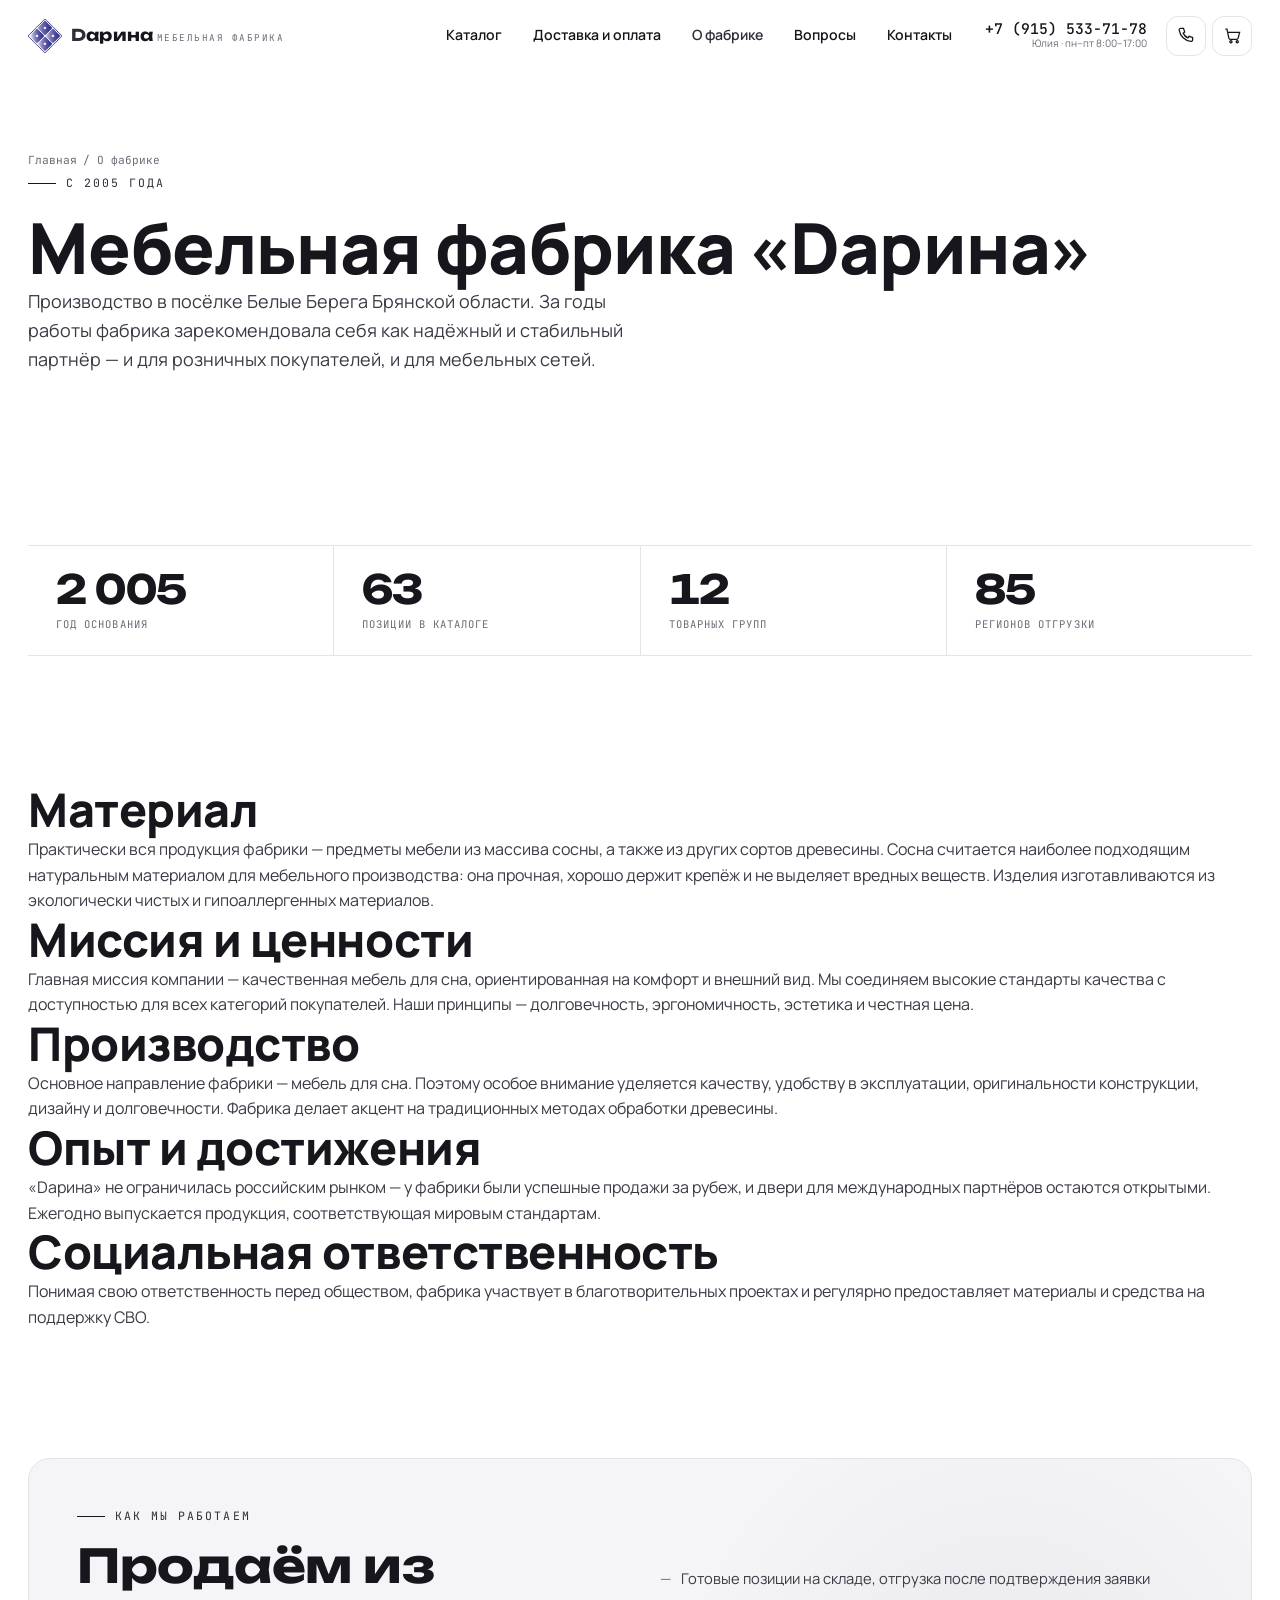
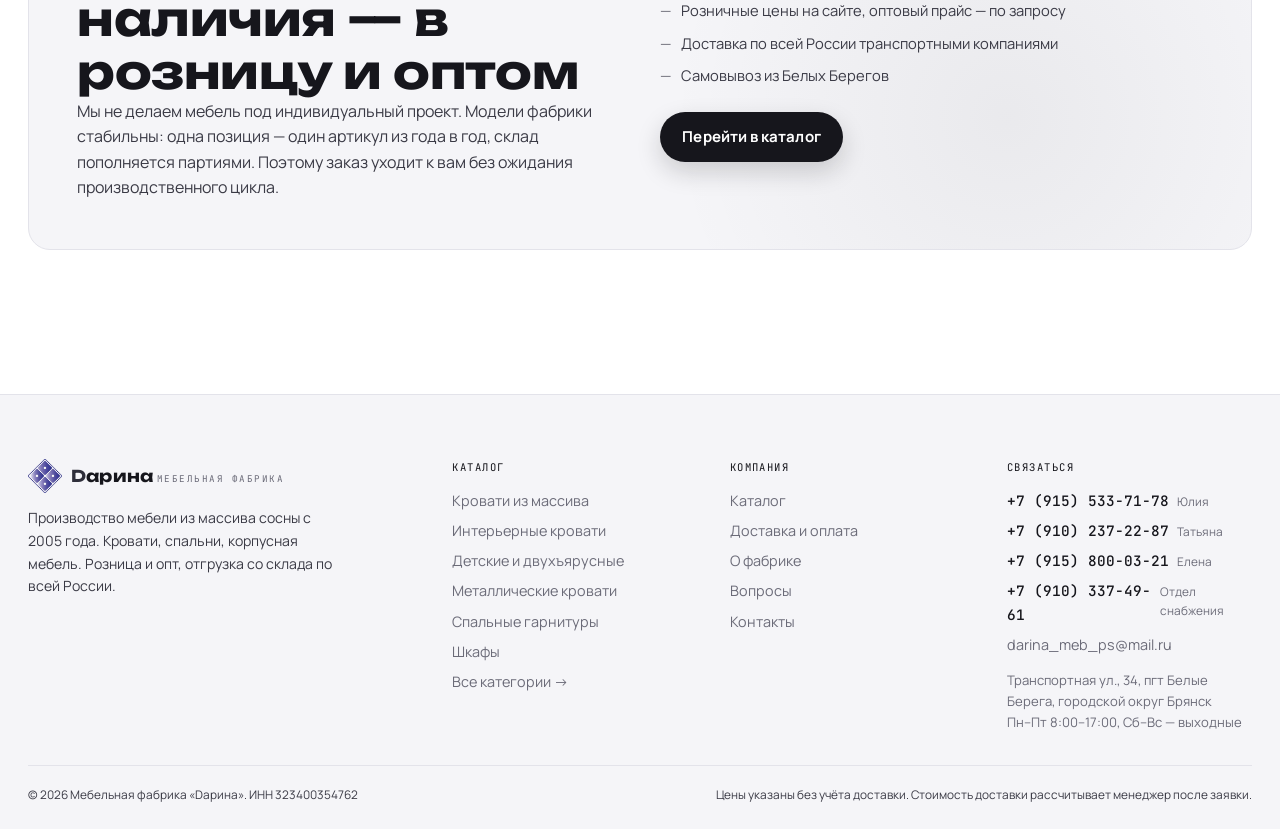
<file: pages/about.html>
<!DOCTYPE html>
<html lang="ru">
<head>
  <meta charset="UTF-8">
  <meta name="viewport" content="width=device-width, initial-scale=1">
  <title>О фабрике «Dарина» — производство мебели из массива с 2005 года</title>
  <meta name="description" content="Мебельная фабрика «Dарина» основана в 2005 году в пгт Белые Берега Брянской области. Мебель для сна из массива сосны: качество, экологичные материалы и доступная цена.">
  <link rel="icon" href="../icons/favicon.png" type="image/png" sizes="64x64">
  <link rel="apple-touch-icon" href="../icons/apple-touch-icon.png">
  <meta name="theme-color" content="#FFFFFF">

  <link rel="preconnect" href="https://fonts.googleapis.com">
  <link rel="preconnect" href="https://fonts.gstatic.com" crossorigin>
  <link href="https://fonts.googleapis.com/css2?family=Manrope:wght@400;500;600;700;800&family=Unbounded:wght@600;700&family=JetBrains+Mono:wght@400;500&display=swap" rel="stylesheet">
  <link rel="stylesheet" href="../style.css">
</head>

<body data-root="../" data-page="about">

  <header id="header"></header>

  <main>
    <section class="section--tight">
      <div class="wrap">
        <nav class="crumbs"><a href="../index.html">Главная</a> / <span>О фабрике</span></nav>

        <div class="section-head">
          <p class="eyebrow">С 2005 года</p>
          <h1>Мебельная фабрика «Dарина»</h1>
          <p class="lead">
            Производство в посёлке Белые Берега Брянской области. За годы работы фабрика зарекомендовала себя
            как надёжный и стабильный партнёр — и для розничных покупателей, и для мебельных сетей.
          </p>
        </div>
      </div>
    </section>

    <section class="section--tight">
      <div class="wrap">
        <div class="stats stats--light">
          <div class="stat">
            <p class="stat-v"><span data-count="2005" data-dur="1500">0</span></p>
            <p class="stat-k">год основания</p>
          </div>
          <div class="stat">
            <p class="stat-v"><span data-count="63" data-dur="1200">0</span></p>
            <p class="stat-k">позиции в каталоге</p>
          </div>
          <div class="stat">
            <p class="stat-v"><span data-count="12" data-dur="1200">0</span></p>
            <p class="stat-k">товарных групп</p>
          </div>
          <div class="stat">
            <p class="stat-v"><span data-count="85" data-dur="1500">0</span></p>
            <p class="stat-k">регионов отгрузки</p>
          </div>
        </div>
      </div>
    </section>

    <section class="section section--tight">
      <div class="wrap prose">
        <h2>Материал</h2>
        <p>
          Практически вся продукция фабрики — предметы мебели из массива сосны, а также из других сортов древесины.
          Сосна считается наиболее подходящим натуральным материалом для мебельного производства: она прочная,
          хорошо держит крепёж и не выделяет вредных веществ. Изделия изготавливаются из экологически чистых
          и гипоаллергенных материалов.
        </p>

        <h2>Миссия и ценности</h2>
        <p>
          Главная миссия компании — качественная мебель для сна, ориентированная на комфорт и внешний вид.
          Мы соединяем высокие стандарты качества с доступностью для всех категорий покупателей.
          Наши принципы — долговечность, эргономичность, эстетика и честная цена.
        </p>

        <h2>Производство</h2>
        <p>
          Основное направление фабрики — мебель для сна. Поэтому особое внимание уделяется качеству,
          удобству в эксплуатации, оригинальности конструкции, дизайну и долговечности. Фабрика делает акцент
          на традиционных методах обработки древесины.
        </p>

        <h2>Опыт и достижения</h2>
        <p>
          «Dарина» не ограничилась российским рынком — у фабрики были успешные продажи за рубеж, и двери
          для международных партнёров остаются открытыми. Ежегодно выпускается продукция, соответствующая
          мировым стандартам.
        </p>

        <h2>Социальная ответственность</h2>
        <p>
          Понимая свою ответственность перед обществом, фабрика участвует в благотворительных проектах
          и регулярно предоставляет материалы и средства на поддержку СВО.
        </p>
      </div>
    </section>

    <section class="section section--tight">
      <div class="wrap">
        <div class="slab reveal">
          <div class="slab-2">
            <div>
              <p class="eyebrow">Как мы работаем</p>
              <h2>Продаём из наличия — в розницу и оптом</h2>
              <p>
                Мы не делаем мебель под индивидуальный проект. Модели фабрики стабильны: одна позиция —
                один артикул из года в год, склад пополняется партиями. Поэтому заказ уходит к вам
                без ожидания производственного цикла.
              </p>
            </div>
            <div>
              <ul class="slab-list">
                <li>Готовые позиции на складе, отгрузка после подтверждения заявки</li>
                <li>Розничные цены на сайте, оптовый прайс — по запросу</li>
                <li>Доставка по всей России транспортными компаниями</li>
                <li>Самовывоз из Белых Берегов</li>
              </ul>
              <a class="btn btn--primary" href="../pages/catalog.html">Перейти в каталог</a>
            </div>
          </div>
        </div>
      </div>
    </section>
  </main>

  <footer id="footer"></footer>

  <script src="../data.js" defer></script>
  <script src="../photo-map.js" defer></script>
  <script src="../dims-map.js" defer></script>
  <script src="../script.js" defer></script>
</body>
</html>
</file>
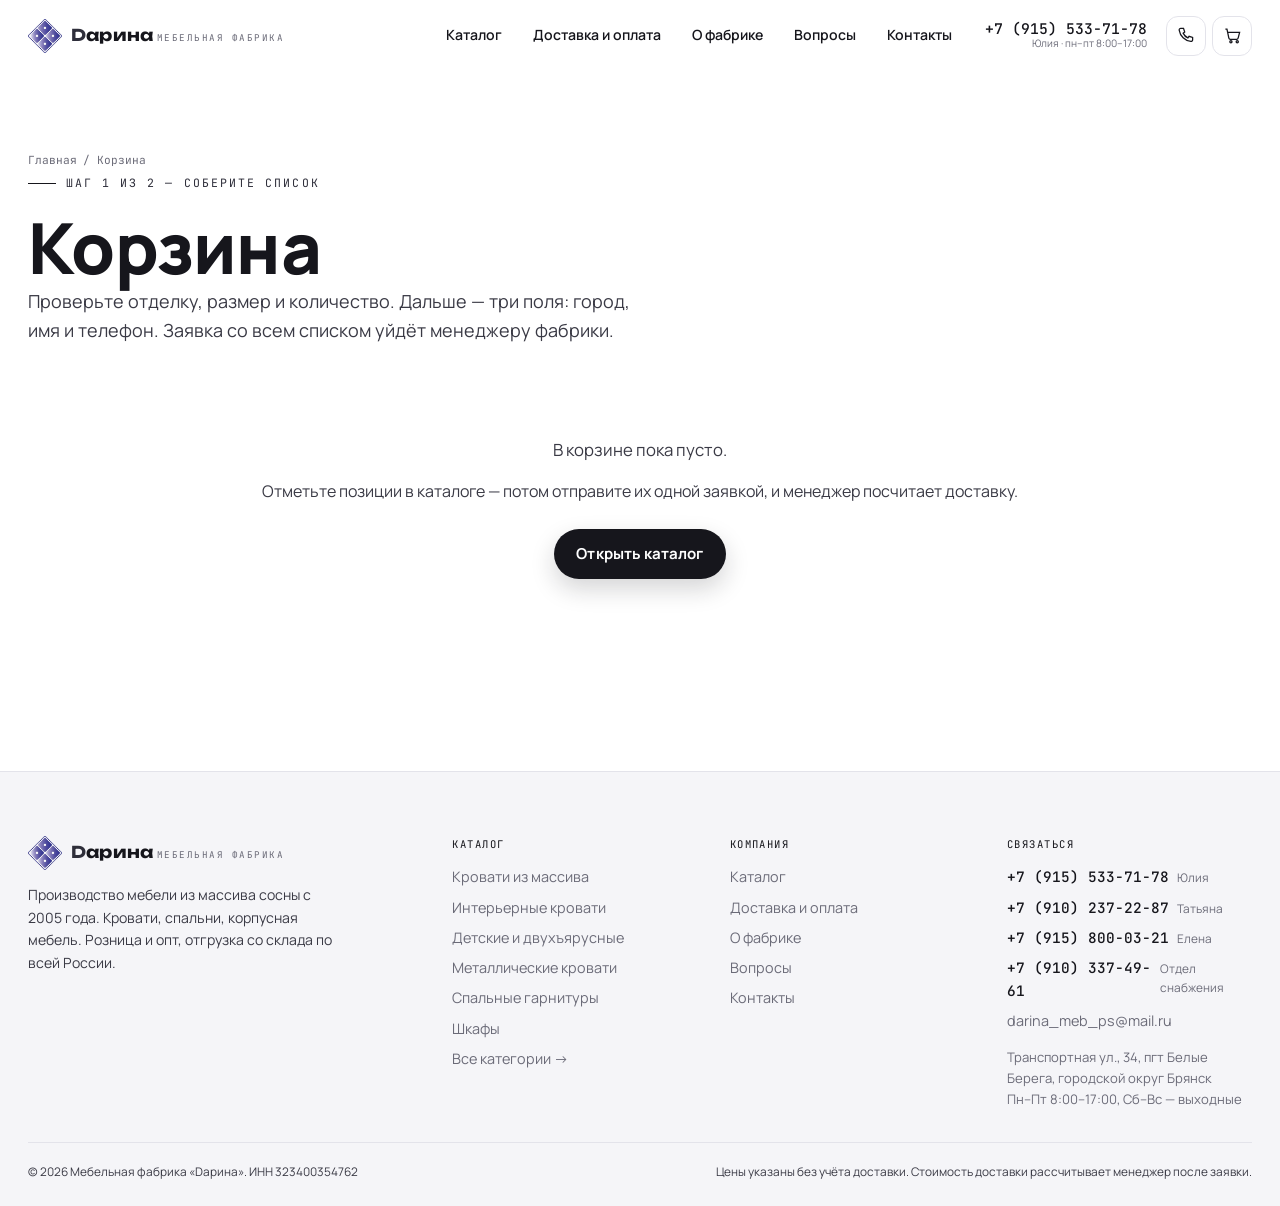
<file: pages/cart.html>
<!DOCTYPE html>
<html lang="ru">
<head>
  <meta charset="UTF-8">
  <meta name="viewport" content="width=device-width, initial-scale=1">
  <title>Корзина и заявка — мебельная фабрика «Dарина»</title>
  <meta name="description" content="Соберите нужные позиции и отправьте одну заявку. Укажите город, имя и телефон — менеджер перезвонит, подтвердит наличие и посчитает доставку.">
  <meta name="robots" content="noindex">
  <link rel="icon" href="../icons/favicon.png" type="image/png" sizes="64x64">
  <link rel="apple-touch-icon" href="../icons/apple-touch-icon.png">
  <meta name="theme-color" content="#FFFFFF">

  <link rel="preconnect" href="https://fonts.googleapis.com">
  <link rel="preconnect" href="https://fonts.gstatic.com" crossorigin>
  <link href="https://fonts.googleapis.com/css2?family=Manrope:wght@400;500;600;700;800&family=Unbounded:wght@600;700&family=JetBrains+Mono:wght@400;500&display=swap" rel="stylesheet">
  <link rel="stylesheet" href="../style.css">
</head>

<body data-root="../" data-page="cart">

  <header id="header"></header>

  <main>
    <section class="section--tight">
      <div class="wrap">
        <nav class="crumbs"><a href="../index.html">Главная</a> / <span>Корзина</span></nav>

        <div class="section-head">
          <p class="eyebrow">Шаг 1 из 2 — соберите список</p>
          <h1>Корзина</h1>
          <p class="lead">
            Проверьте отделку, размер и количество. Дальше — три поля: город, имя и телефон.
            Заявка со всем списком уйдёт менеджеру фабрики.
          </p>
        </div>

        <div id="cart"></div>
      </div>
    </section>
  </main>

  <footer id="footer"></footer>

  <script src="../data.js" defer></script>
  <script src="../photo-map.js" defer></script>
  <script src="../dims-map.js" defer></script>
  <script src="../script.js" defer></script>
</body>
</html>
</file>
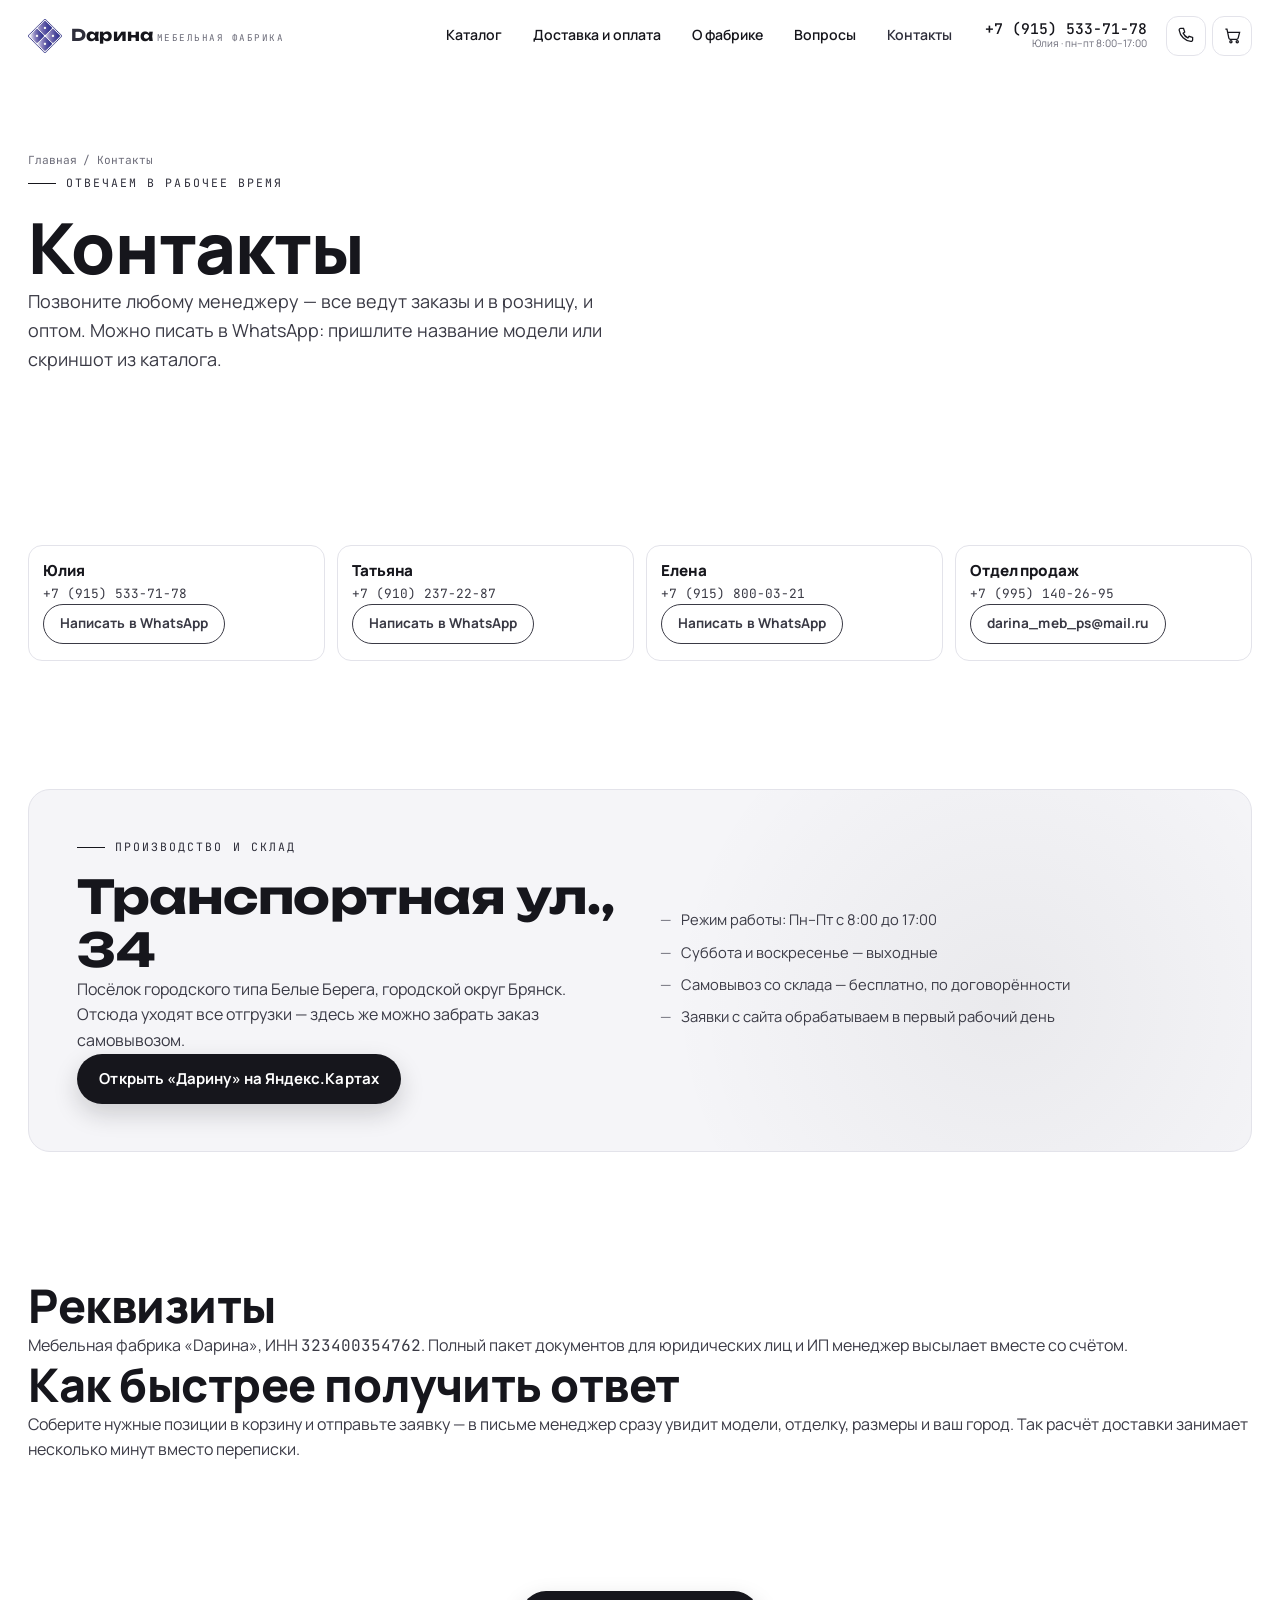
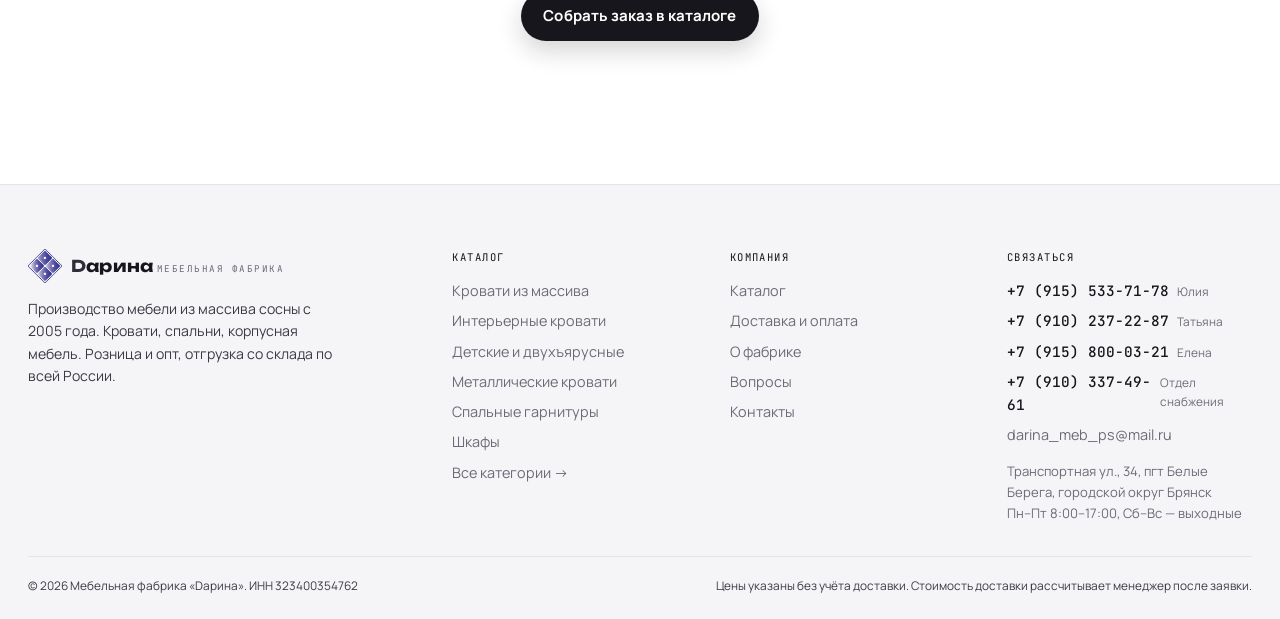
<file: pages/contacts.html>
<!DOCTYPE html>
<html lang="ru">
<head>
  <meta charset="UTF-8">
  <meta name="viewport" content="width=device-width, initial-scale=1">
  <title>Контакты — мебельная фабрика «Dарина», пгт Белые Берега, Брянск</title>
  <meta name="description" content="Контакты мебельной фабрики «Dарина»: телефоны менеджеров, WhatsApp, адрес производства в пгт Белые Берега под Брянском, режим работы и реквизиты.">
  <link rel="icon" href="../icons/favicon.png" type="image/png" sizes="64x64">
  <link rel="apple-touch-icon" href="../icons/apple-touch-icon.png">
  <meta name="theme-color" content="#FFFFFF">

  <link rel="preconnect" href="https://fonts.googleapis.com">
  <link rel="preconnect" href="https://fonts.gstatic.com" crossorigin>
  <link href="https://fonts.googleapis.com/css2?family=Manrope:wght@400;500;600;700;800&family=Unbounded:wght@600;700&family=JetBrains+Mono:wght@400;500&display=swap" rel="stylesheet">
  <link rel="stylesheet" href="../style.css">
</head>

<body data-root="../" data-page="contacts">

  <header id="header"></header>

  <main>
    <section class="section--tight">
      <div class="wrap">
        <nav class="crumbs"><a href="../index.html">Главная</a> / <span>Контакты</span></nav>

        <div class="section-head">
          <p class="eyebrow">Отвечаем в рабочее время</p>
          <h1>Контакты</h1>
          <p class="lead">
            Позвоните любому менеджеру — все ведут заказы и в розницу, и оптом.
            Можно писать в WhatsApp: пришлите название модели или скриншот из каталога.
          </p>
        </div>
      </div>
    </section>

    <!-- Менеджеры -->
    <section class="section--tight">
      <div class="wrap">
        <div class="trust-grid">
          <article class="trust reveal">
            <h3>Юлия</h3>
            <p class="mono"><a href="tel:+79155337178">+7 (915) 533-71-78</a></p>
            <p><a class="btn btn--ghost btn--sm" href="https://wa.me/79155337178" target="_blank" rel="noopener">Написать в WhatsApp</a></p>
          </article>

          <article class="trust reveal">
            <h3>Татьяна</h3>
            <p class="mono"><a href="tel:+79102372287">+7 (910) 237-22-87</a></p>
            <p><a class="btn btn--ghost btn--sm" href="https://wa.me/79102372287" target="_blank" rel="noopener">Написать в WhatsApp</a></p>
          </article>

          <article class="trust reveal">
            <h3>Елена</h3>
            <p class="mono"><a href="tel:+79158000321">+7 (915) 800-03-21</a></p>
            <p><a class="btn btn--ghost btn--sm" href="https://wa.me/79158000321" target="_blank" rel="noopener">Написать в WhatsApp</a></p>
          </article>

          <article class="trust reveal">
            <h3>Отдел продаж</h3>
            <p class="mono"><a href="tel:+79951402695">+7 (995) 140-26-95</a></p>
            <p><a class="btn btn--ghost btn--sm" href="mailto:darina_meb_ps@mail.ru">darina_meb_ps@mail.ru</a></p>
          </article>
        </div>
      </div>
    </section>

    <!-- Адрес и режим -->
    <section class="section section--tight">
      <div class="wrap">
        <div class="slab reveal">
          <div class="slab-2">
            <div>
              <p class="eyebrow">Производство и склад</p>
              <h2>Транспортная ул., 34</h2>
              <p>
                Посёлок городского типа Белые Берега, городской округ Брянск.
                Отсюда уходят все отгрузки — здесь же можно забрать заказ самовывозом.
              </p>
              <a class="btn btn--primary" href="https://yandex.ru/maps/191/bryansk/?ll=34.648978%2C53.217338&amp;mode=poi&amp;poi%5Bpoint%5D=34.649724%2C53.218194&amp;poi%5Buri%5D=ymapsbm1%3A%2F%2Forg%3Foid%3D1033248445&amp;z=17" target="_blank" rel="noopener">Открыть «Дарину» на Яндекс.Картах</a>
            </div>
            <div>
              <ul class="slab-list">
                <li>Режим работы: Пн–Пт с 8:00 до 17:00</li>
                <li>Суббота и воскресенье — выходные</li>
                <li>Самовывоз со склада — бесплатно, по договорённости</li>
                <li>Заявки с сайта обрабатываем в первый рабочий день</li>
              </ul>
            </div>
          </div>
        </div>
      </div>
    </section>

    <!-- Реквизиты -->
    <section class="section section--tight">
      <div class="wrap prose">
        <h2>Реквизиты</h2>
        <p>
          Мебельная фабрика «Dарина», ИНН <span class="mono">323400354762</span>.
          Полный пакет документов для юридических лиц и ИП менеджер высылает вместе со счётом.
        </p>

        <h2>Как быстрее получить ответ</h2>
        <p>
          Соберите нужные позиции в корзину и отправьте заявку — в письме менеджер сразу увидит модели,
          отделку, размеры и ваш город. Так расчёт доставки занимает несколько минут вместо переписки.
        </p>
      </div>
    </section>

    <section class="section section--tight">
      <div class="wrap center">
        <a class="btn btn--primary" href="catalog.html">Собрать заказ в каталоге</a>
      </div>
    </section>
  </main>

  <footer id="footer"></footer>

  <script src="../data.js" defer></script>
  <script src="../photo-map.js" defer></script>
  <script src="../dims-map.js" defer></script>
  <script src="../script.js" defer></script>
</body>
</html>
</file>
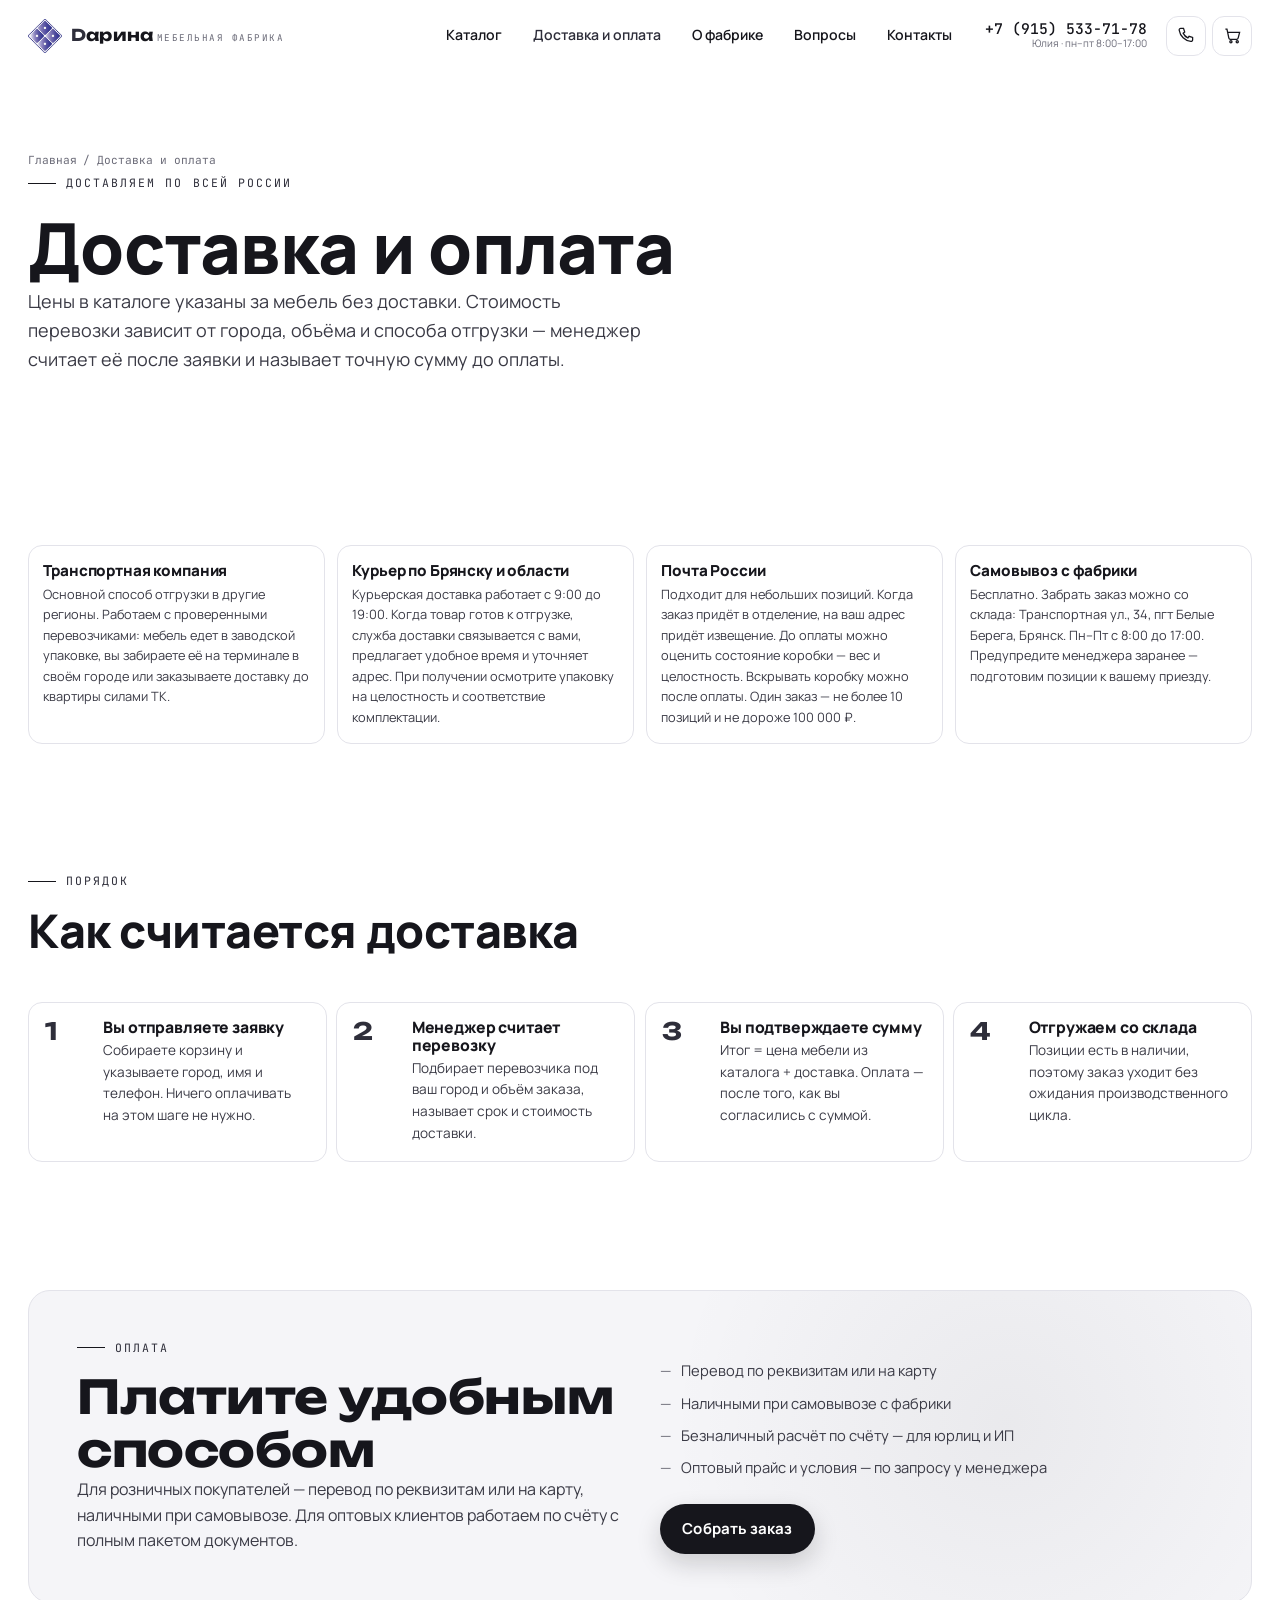
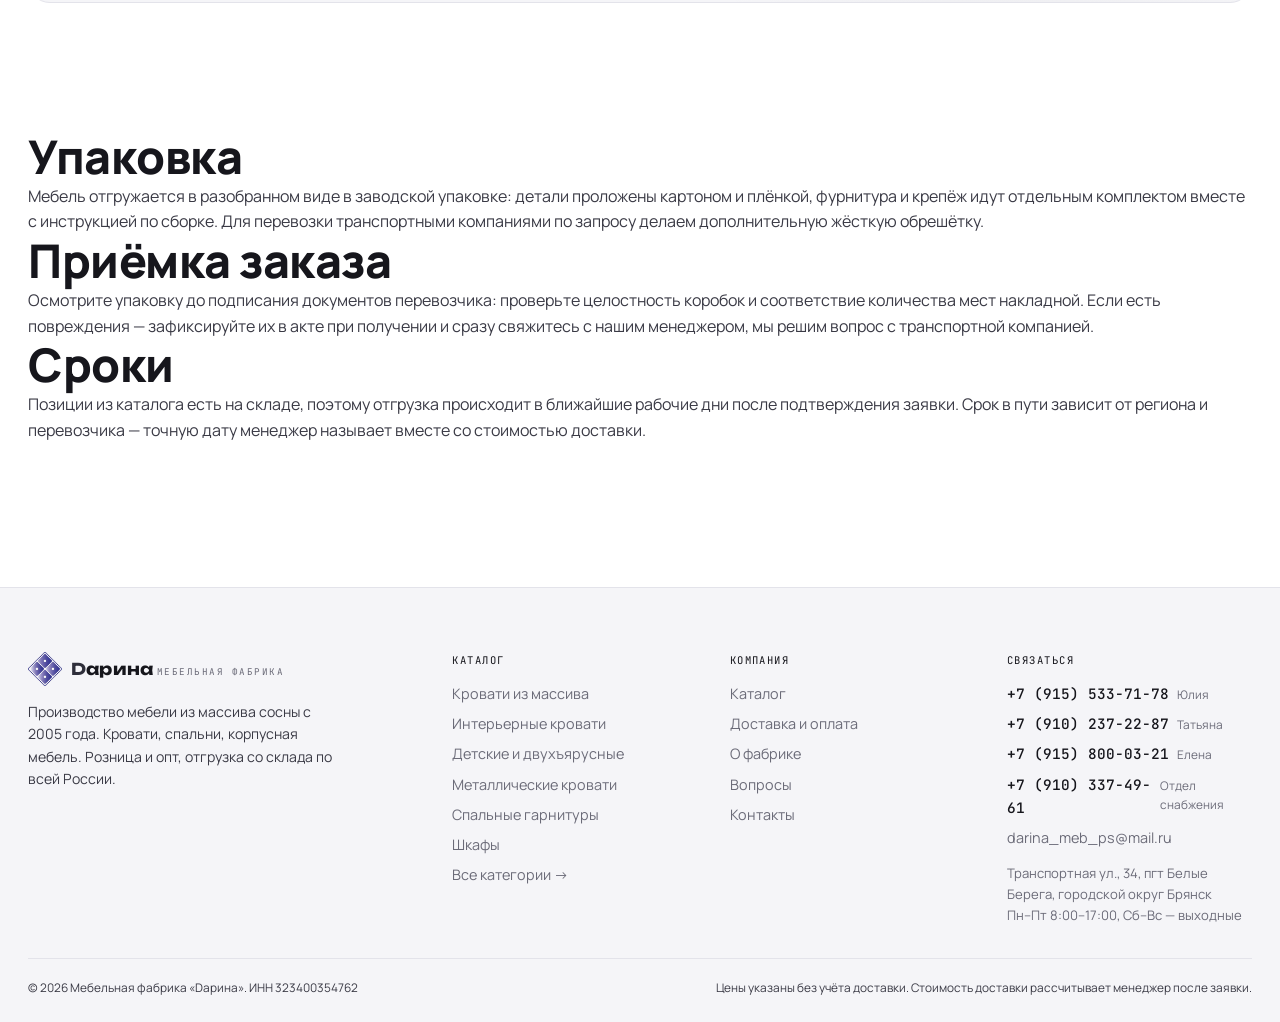
<file: pages/delivery.html>
<!DOCTYPE html>
<html lang="ru">
<head>
  <meta charset="UTF-8">
  <meta name="viewport" content="width=device-width, initial-scale=1">
  <title>Доставка и оплата — мебельная фабрика «Dарина», Брянск</title>
  <meta name="description" content="Доставка мебели фабрики «Dарина» по всей России: транспортные компании, курьер, почта, самовывоз из Белых Берегов. Стоимость доставки менеджер считает после заявки.">
  <link rel="icon" href="../icons/favicon.png" type="image/png" sizes="64x64">
  <link rel="apple-touch-icon" href="../icons/apple-touch-icon.png">
  <meta name="theme-color" content="#FFFFFF">

  <link rel="preconnect" href="https://fonts.googleapis.com">
  <link rel="preconnect" href="https://fonts.gstatic.com" crossorigin>
  <link href="https://fonts.googleapis.com/css2?family=Manrope:wght@400;500;600;700;800&family=Unbounded:wght@600;700&family=JetBrains+Mono:wght@400;500&display=swap" rel="stylesheet">
  <link rel="stylesheet" href="../style.css">
</head>

<body data-root="../" data-page="delivery">

  <header id="header"></header>

  <main>
    <section class="section--tight">
      <div class="wrap">
        <nav class="crumbs"><a href="../index.html">Главная</a> / <span>Доставка и оплата</span></nav>

        <div class="section-head">
          <p class="eyebrow">Доставляем по всей России</p>
          <h1>Доставка и оплата</h1>
          <p class="lead">
            Цены в каталоге указаны за мебель без доставки. Стоимость перевозки зависит от города, объёма
            и способа отгрузки — менеджер считает её после заявки и называет точную сумму до оплаты.
          </p>
        </div>
      </div>
    </section>

    <!-- Способы доставки -->
    <section class="section--tight">
      <div class="wrap">
        <div class="trust-grid">
          <article class="trust reveal">
            <h3>Транспортная компания</h3>
            <p>
              Основной способ отгрузки в другие регионы. Работаем с проверенными перевозчиками:
              мебель едет в заводской упаковке, вы забираете её на терминале в своём городе
              или заказываете доставку до квартиры силами ТК.
            </p>
          </article>

          <article class="trust reveal">
            <h3>Курьер по Брянску и области</h3>
            <p>
              Курьерская доставка работает с 9:00 до 19:00. Когда товар готов к отгрузке, служба доставки
              связывается с вами, предлагает удобное время и уточняет адрес. При получении осмотрите упаковку
              на целостность и соответствие комплектации.
            </p>
          </article>

          <article class="trust reveal">
            <h3>Почта России</h3>
            <p>
              Подходит для небольших позиций. Когда заказ придёт в отделение, на ваш адрес придёт извещение.
              До оплаты можно оценить состояние коробки — вес и целостность. Вскрывать коробку можно после оплаты.
              Один заказ — не более 10 позиций и не дороже 100 000 ₽.
            </p>
          </article>

          <article class="trust reveal">
            <h3>Самовывоз с фабрики</h3>
            <p>
              Бесплатно. Забрать заказ можно со склада: Транспортная ул., 34, пгт Белые Берега, Брянск.
              Пн–Пт с 8:00 до 17:00. Предупредите менеджера заранее — подготовим позиции к вашему приезду.
            </p>
          </article>
        </div>
      </div>
    </section>

    <!-- Как считается стоимость -->
    <section class="section section--tight">
      <div class="wrap">
        <div class="section-head">
          <p class="eyebrow">Порядок</p>
          <h2>Как считается доставка</h2>
        </div>

        <div class="steps">
          <article class="step reveal">
            <span class="step-n">1</span>
            <div>
              <h3>Вы отправляете заявку</h3>
              <p>Собираете корзину и указываете город, имя и телефон. Ничего оплачивать на этом шаге не нужно.</p>
            </div>
          </article>
          <article class="step reveal">
            <span class="step-n">2</span>
            <div>
              <h3>Менеджер считает перевозку</h3>
              <p>Подбирает перевозчика под ваш город и объём заказа, называет срок и стоимость доставки.</p>
            </div>
          </article>
          <article class="step reveal">
            <span class="step-n">3</span>
            <div>
              <h3>Вы подтверждаете сумму</h3>
              <p>Итог = цена мебели из каталога + доставка. Оплата — после того, как вы согласились с суммой.</p>
            </div>
          </article>
          <article class="step reveal">
            <span class="step-n">4</span>
            <div>
              <h3>Отгружаем со склада</h3>
              <p>Позиции есть в наличии, поэтому заказ уходит без ожидания производственного цикла.</p>
            </div>
          </article>
        </div>
      </div>
    </section>

    <!-- Оплата -->
    <section class="section section--tight">
      <div class="wrap">
        <div class="slab reveal">
          <div class="slab-2">
            <div>
              <p class="eyebrow">Оплата</p>
              <h2>Платите удобным способом</h2>
              <p>
                Для розничных покупателей — перевод по реквизитам или на карту, наличными при самовывозе.
                Для оптовых клиентов работаем по счёту с полным пакетом документов.
              </p>
            </div>
            <div>
              <ul class="slab-list">
                <li>Перевод по реквизитам или на карту</li>
                <li>Наличными при самовывозе с фабрики</li>
                <li>Безналичный расчёт по счёту — для юрлиц и ИП</li>
                <li>Оптовый прайс и условия — по запросу у менеджера</li>
              </ul>
              <a class="btn btn--primary" href="catalog.html">Собрать заказ</a>
            </div>
          </div>
        </div>
      </div>
    </section>

    <!-- Упаковка и приёмка -->
    <section class="section section--tight">
      <div class="wrap prose">
        <h2>Упаковка</h2>
        <p>
          Мебель отгружается в разобранном виде в заводской упаковке: детали проложены картоном и плёнкой,
          фурнитура и крепёж идут отдельным комплектом вместе с инструкцией по сборке. Для перевозки
          транспортными компаниями по запросу делаем дополнительную жёсткую обрешётку.
        </p>

        <h2>Приёмка заказа</h2>
        <p>
          Осмотрите упаковку до подписания документов перевозчика: проверьте целостность коробок
          и соответствие количества мест накладной. Если есть повреждения — зафиксируйте их в акте
          при получении и сразу свяжитесь с нашим менеджером, мы решим вопрос с транспортной компанией.
        </p>

        <h2>Сроки</h2>
        <p>
          Позиции из каталога есть на складе, поэтому отгрузка происходит в ближайшие рабочие дни
          после подтверждения заявки. Срок в пути зависит от региона и перевозчика — точную дату
          менеджер называет вместе со стоимостью доставки.
        </p>
      </div>
    </section>
  </main>

  <footer id="footer"></footer>

  <script src="../data.js" defer></script>
  <script src="../photo-map.js" defer></script>
  <script src="../dims-map.js" defer></script>
  <script src="../script.js" defer></script>
</body>
</html>
</file>
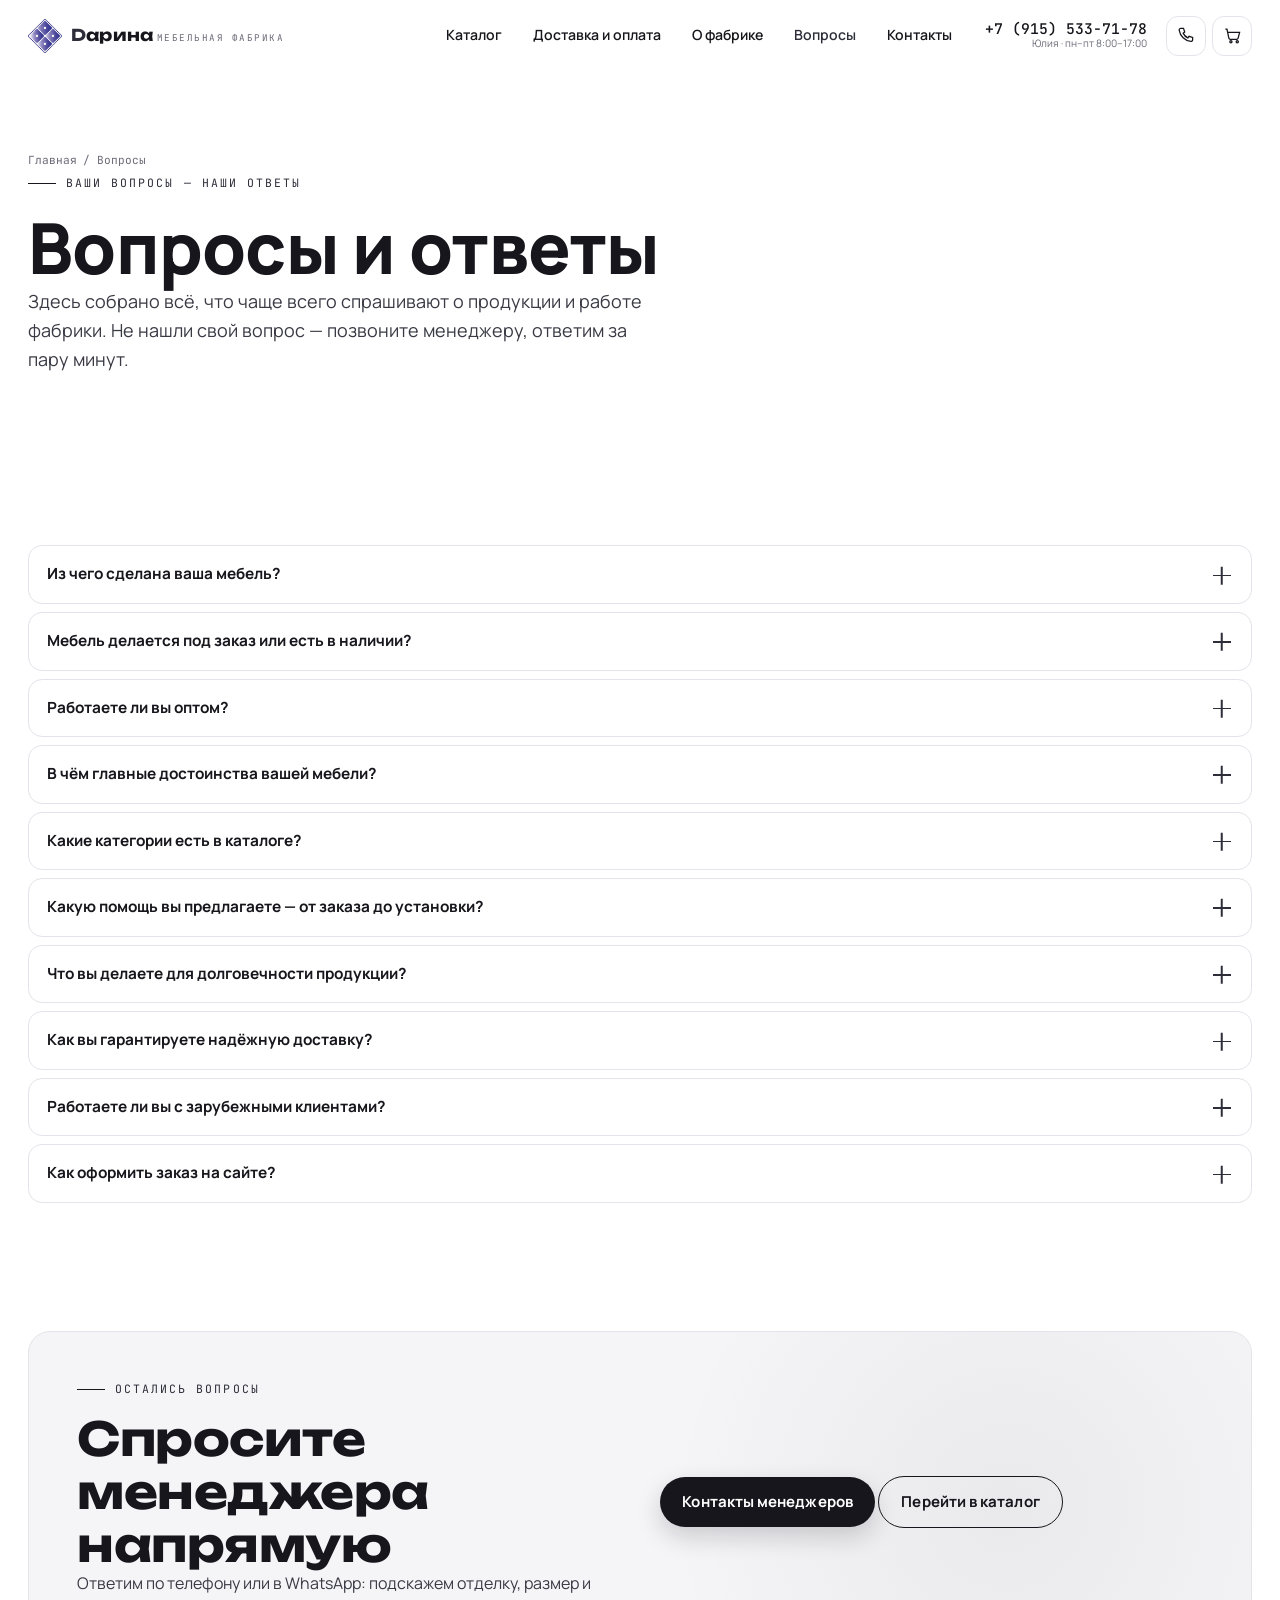
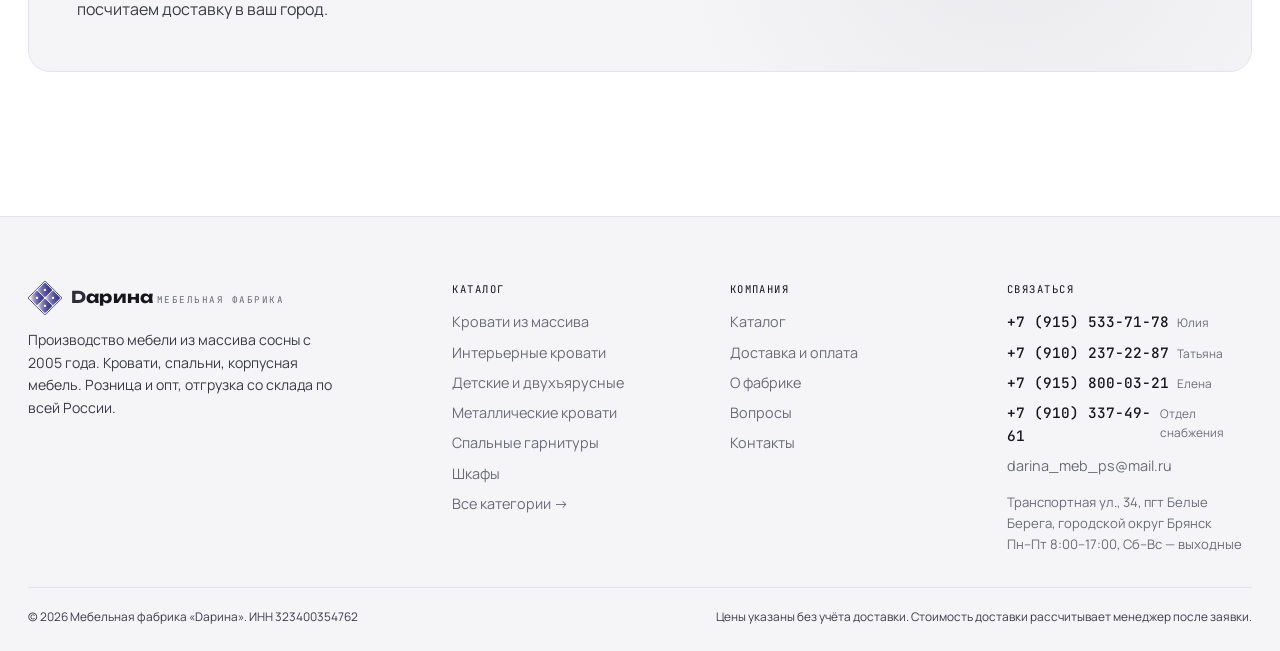
<file: pages/faq.html>
<!DOCTYPE html>
<html lang="ru">
<head>
  <meta charset="UTF-8">
  <meta name="viewport" content="width=device-width, initial-scale=1">
  <title>Вопросы и ответы — мебельная фабрика «Dарина»</title>
  <meta name="description" content="Частые вопросы о мебели фабрики «Dарина»: материалы, наличие, опт, доставка по России, гарантия и порядок заказа.">
  <link rel="icon" href="../icons/favicon.png" type="image/png" sizes="64x64">
  <link rel="apple-touch-icon" href="../icons/apple-touch-icon.png">
  <meta name="theme-color" content="#FFFFFF">

  <link rel="preconnect" href="https://fonts.googleapis.com">
  <link rel="preconnect" href="https://fonts.gstatic.com" crossorigin>
  <link href="https://fonts.googleapis.com/css2?family=Manrope:wght@400;500;600;700;800&family=Unbounded:wght@600;700&family=JetBrains+Mono:wght@400;500&display=swap" rel="stylesheet">
  <link rel="stylesheet" href="../style.css">
</head>

<body data-root="../" data-page="faq">

  <header id="header"></header>

  <main>
    <section class="section--tight">
      <div class="wrap">
        <nav class="crumbs"><a href="../index.html">Главная</a> / <span>Вопросы</span></nav>

        <div class="section-head">
          <p class="eyebrow">Ваши вопросы — наши ответы</p>
          <h1>Вопросы и ответы</h1>
          <p class="lead">
            Здесь собрано всё, что чаще всего спрашивают о продукции и работе фабрики.
            Не нашли свой вопрос — позвоните менеджеру, ответим за пару минут.
          </p>
        </div>
      </div>
    </section>

    <section class="section--tight">
      <div class="wrap">
        <div class="acc">

          <div class="acc-item">
            <button class="acc-q" type="button">Из чего сделана ваша мебель?<i></i></button>
            <div class="acc-a"><div><p>
              Практически вся продукция — из массива сосны, а также из других сортов древесины;
              фасады и вставки делаем из МДФ, корпуса — из ЛДСП. Материалы экологичные и гипоаллергенные.
              Сосна прочная, хорошо держит крепёж и служит десятилетиями.
            </p></div></div>
          </div>

          <div class="acc-item">
            <button class="acc-q" type="button">Мебель делается под заказ или есть в наличии?<i></i></button>
            <div class="acc-a"><div><p>
              Мы продаём из наличия. Модели стабильны, склад пополняется партиями, поэтому заказ
              отгружается без ожидания производственного цикла. Если нужной отделки или размера
              временно нет — менеджер сразу скажет об этом и назовёт срок поступления.
            </p></div></div>
          </div>

          <div class="acc-item">
            <button class="acc-q" type="button">Работаете ли вы оптом?<i></i></button>
            <div class="acc-a"><div><p>
              Да. Фабрика отгружает мебельным магазинам и сетям по всей России. Оптовый прайс,
              условия отгрузки и пакет документов менеджер высылает по запросу — оставьте заявку
              или позвоните напрямую.
            </p></div></div>
          </div>

          <div class="acc-item">
            <button class="acc-q" type="button">В чём главные достоинства вашей мебели?<i></i></button>
            <div class="acc-a"><div><p>
              Качество материалов, продуманный дизайн и доступная цена. Это сочетание и выделяет
              продукцию фабрики на рынке: мебель из массива по цене, сопоставимой с корпусной.
            </p></div></div>
          </div>

          <div class="acc-item">
            <button class="acc-q" type="button">Какие категории есть в каталоге?<i></i></button>
            <div class="acc-a"><div><p>
              Кровати из массива, интерьерные кровати с мягким изголовьем, детские и двухъярусные,
              металлические кровати, спальные гарнитуры, шкафы, комоды, тумбы и ТВ-тумбы, гостиные,
              столы, стулья и табуреты, матрасы.
            </p></div></div>
          </div>

          <div class="acc-item">
            <button class="acc-q" type="button">Какую помощь вы предлагаете — от заказа до установки?<i></i></button>
            <div class="acc-a"><div>
              <ul>
                <li>Бесплатная консультация по моделям, отделкам и размерам</li>
                <li>Помощь в подборе комплекта в одном цвете</li>
                <li>Расчёт доставки под ваш город</li>
                <li>Доставка по всей России</li>
              </ul>
            </div></div>
          </div>

          <div class="acc-item">
            <button class="acc-q" type="button">Что вы делаете для долговечности продукции?<i></i></button>
            <div class="acc-a"><div><p>
              Используем проверенные материалы и современные технологии, соблюдаем стандарты качества
              на каждом этапе производства и опираемся на традиционные методы обработки древесины.
            </p></div></div>
          </div>

          <div class="acc-item">
            <button class="acc-q" type="button">Как вы гарантируете надёжную доставку?<i></i></button>
            <div class="acc-a"><div><p>
              Работаем с надёжными логистическими партнёрами и отгружаем мебель в заводской упаковке.
              Стоимость и срок доставки менеджер считает после заявки — до оплаты вы знаете точную сумму.
            </p></div></div>
          </div>

          <div class="acc-item">
            <button class="acc-q" type="button">Работаете ли вы с зарубежными клиентами?<i></i></button>
            <div class="acc-a"><div><p>
              В практике фабрики были успешные продажи за рубеж, и мы открыты для новых международных
              партнёров. Условия обсуждаются индивидуально.
            </p></div></div>
          </div>

          <div class="acc-item">
            <button class="acc-q" type="button">Как оформить заказ на сайте?<i></i></button>
            <div class="acc-a"><div><p>
              Выберите в карточке товара отделку и размер, нажмите «В корзину» — и так по всем нужным
              позициям. Затем откройте корзину, укажите город, имя и телефон и отправьте заявку.
              Менеджер перезвонит, подтвердит наличие и посчитает доставку.
            </p></div></div>
          </div>

        </div>
      </div>
    </section>

    <section class="section section--tight">
      <div class="wrap">
        <div class="slab reveal">
          <div class="slab-2">
            <div>
              <p class="eyebrow">Остались вопросы</p>
              <h2>Спросите менеджера напрямую</h2>
              <p>Ответим по телефону или в WhatsApp: подскажем отделку, размер и посчитаем доставку в ваш город.</p>
            </div>
            <div>
              <a class="btn btn--primary" href="contacts.html">Контакты менеджеров</a>
              <a class="btn btn--ghost" href="catalog.html">Перейти в каталог</a>
            </div>
          </div>
        </div>
      </div>
    </section>
  </main>

  <footer id="footer"></footer>

  <script src="../data.js" defer></script>
  <script src="../photo-map.js" defer></script>
  <script src="../dims-map.js" defer></script>
  <script src="../script.js" defer></script>
</body>
</html>
</file>
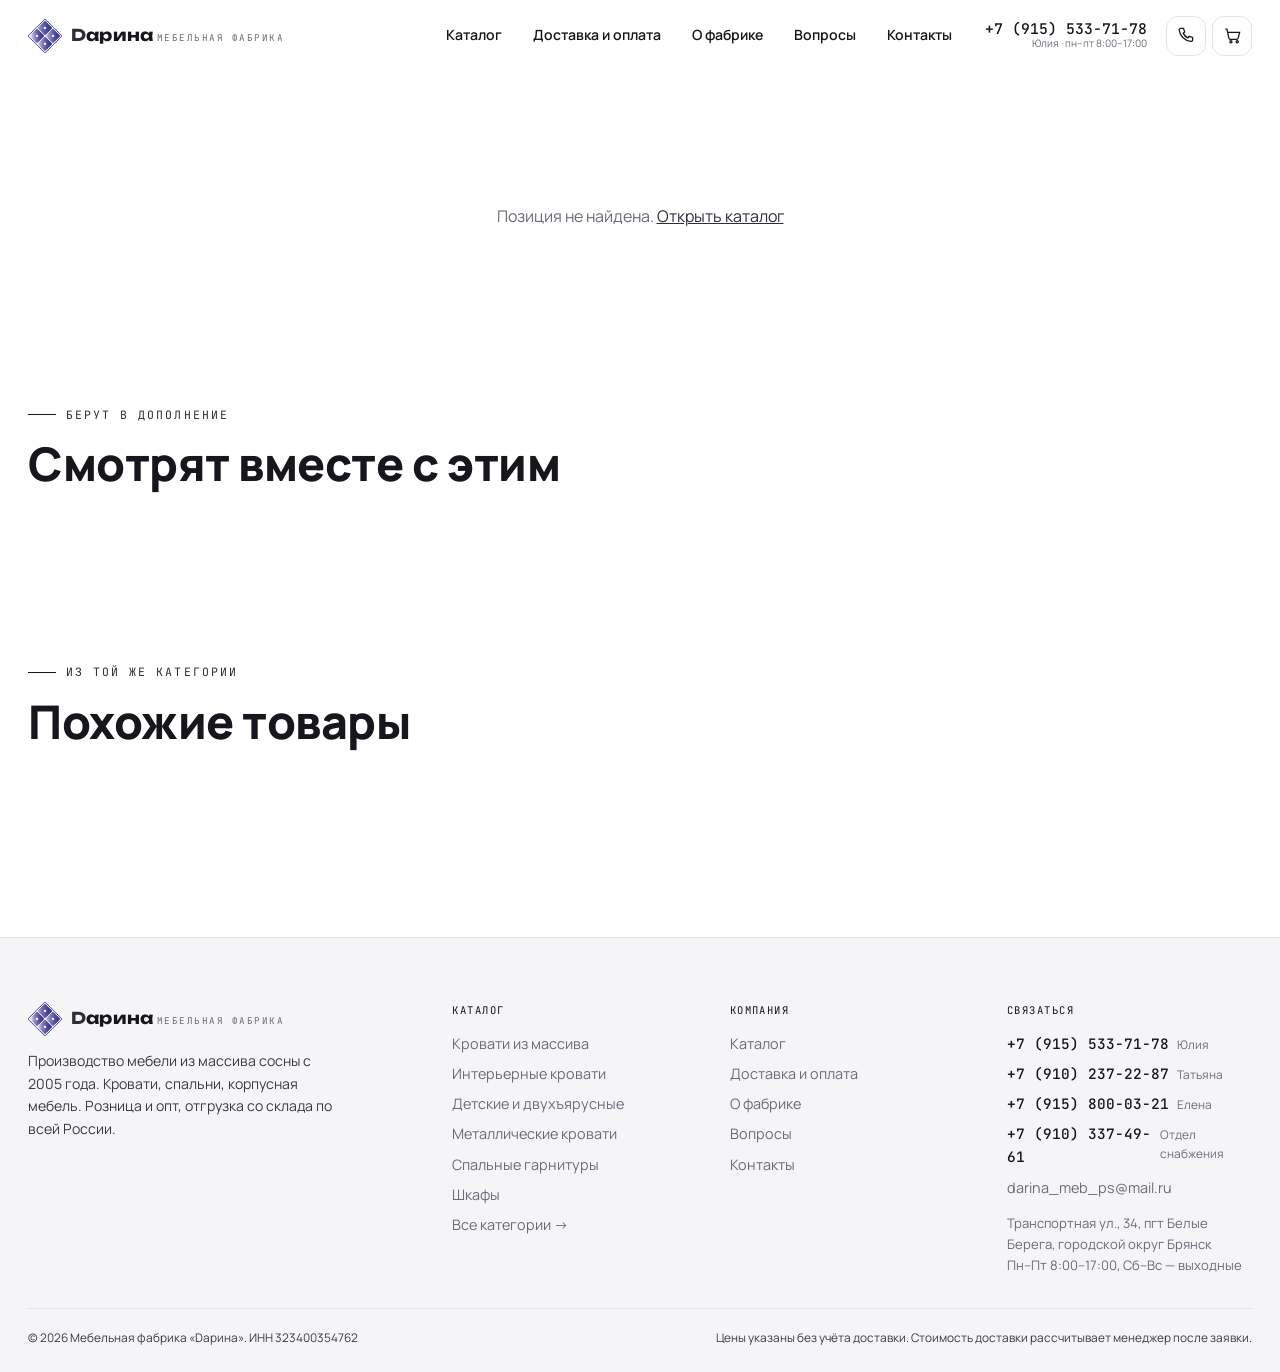
<file: pages/product.html>
<!DOCTYPE html>
<html lang="ru">
<head>
  <meta charset="UTF-8">
  <meta name="viewport" content="width=device-width, initial-scale=1">
  <title>Товар — мебельная фабрика «Dарина»</title>
  <meta name="description" content="Характеристики, отделки и размеры позиции из каталога мебельной фабрики «Dарина». Товар в наличии, отгрузка со склада.">
  <link rel="icon" href="../icons/favicon.png" type="image/png" sizes="64x64">
  <link rel="apple-touch-icon" href="../icons/apple-touch-icon.png">
  <meta name="theme-color" content="#FFFFFF">

  <link rel="preconnect" href="https://fonts.googleapis.com">
  <link rel="preconnect" href="https://fonts.gstatic.com" crossorigin>
  <link href="https://fonts.googleapis.com/css2?family=Manrope:wght@400;500;600;700;800&family=Unbounded:wght@600;700&family=JetBrains+Mono:wght@400;500&display=swap" rel="stylesheet">
  <link rel="stylesheet" href="../style.css">
</head>

<body data-root="../" data-page="product">

  <header id="header"></header>

  <main>
    <section class="section--tight">
      <div class="wrap">
        <nav class="crumbs" id="crumbs"></nav>
        <div id="product"></div>
      </div>
    </section>

    <section class="section section--tight">
      <div class="wrap">
        <div class="section-head">
          <p class="eyebrow">Берут в дополнение</p>
          <h2 id="related-head">Смотрят вместе с этим</h2>
        </div>
        <div class="prod-grid" id="related"></div>
      </div>
    </section>

    <section class="section section--tight">
      <div class="wrap">
        <div class="section-head">
          <p class="eyebrow">Из той же категории</p>
          <h2>Похожие товары</h2>
        </div>
        <div class="prod-grid" id="similar"></div>
      </div>
    </section>
  </main>

  <footer id="footer"></footer>

  <script src="../data.js" defer></script>
  <script src="../photo-map.js" defer></script>
  <script src="../dims-map.js" defer></script>
  <script src="../script.js" defer></script>
</body>
</html>
</file>
<file: style.css>
/* =========================================================
   Мебельная фабрика «Dарина» — style.css
   Mobile first. Все размеры в rem / %, брейкпоинты снизу вверх.
   ========================================================= */

/* ============================ Reset ============================ */
*,
*::before,
*::after { box-sizing: border-box; }

* { margin: 0; padding: 0; }

html { -webkit-text-size-adjust: 100%; scroll-behavior: smooth; }

html { overflow-x: hidden; overflow-x: clip; }

body {
  min-height: 100vh;
  max-width: 100%;
  overflow-x: hidden;
  overflow-x: clip;
  overflow-wrap: break-word;
  -webkit-font-smoothing: antialiased;
  text-rendering: optimizeLegibility;
}

img, picture, svg, video { display: block; max-width: 100%; height: auto; }

button, input, select, textarea { font: inherit; color: inherit; }

button { background: none; border: 0; cursor: pointer; }

a { color: inherit; text-decoration: none; }

ul, ol { list-style: none; }

table { border-collapse: collapse; width: 100%; }

:focus-visible {
  outline: 3px solid var(--ink);
  outline-offset: 3px;
  border-radius: 4px;
}

/* ========================== Variables ========================== */
:root {
  /* Белая палитра: светлые поверхности и графитовые акценты.
     Цвет на странице даёт только логотип и фотографии мебели. */
  --bg:        #FFFFFF;
  --bg-2:      #F5F5F8;
  --surface:   #FFFFFF;
  --ink:       #16161C;
  --ink-2:     #3A3A45;
  --muted:     #6B6B78;
  --line:      #E3E3EA;
  --brand:     #2E2E3A;
  --brand-d:   #16161C;
  --brass:     #16161C;
  --brass-l:   #2E2E3A;
  --walnut:    #16161C;
  --walnut-2:  #2E2E3A;
  --ok:        #3F7D5A;

  --f-display: 'Unbounded', 'Manrope', system-ui, sans-serif;
  --f-body:    'Manrope', system-ui, -apple-system, 'Segoe UI', sans-serif;
  --f-mono:    'JetBrains Mono', ui-monospace, 'SF Mono', Menlo, monospace;

  --r-s:  8px;
  --r-m:  14px;
  --r-l:  22px;
  --r-xl: 32px;

  --sh-s: 0 1px 2px rgba(22, 22, 28, .06), 0 4px 12px rgba(22, 22, 28, .05);
  --sh-m: 0 2px 6px rgba(22, 22, 28, .07), 0 14px 34px rgba(22, 22, 28, .09);
  --sh-l: 0 30px 70px rgba(22, 22, 28, .18);

  --pad: 1.125rem;
  --max: 1320px;
  --head-h: 60px;

  --e: cubic-bezier(.22, .8, .28, 1);
}

/* =========================== Global =========================== */
body {
  font-family: var(--f-body);
  font-size: 1rem;
  line-height: 1.6;
  color: var(--ink);
  background: var(--bg);
  padding-top: var(--head-h);
}

h1, h2, h3, h4 { line-height: 1.14; font-weight: 800; letter-spacing: -.01em; }

h1 { font-size: clamp(2rem, 8.5vw, 4.4rem); }
h2 { font-size: clamp(1.55rem, 5.4vw, 2.9rem); }
h3 { font-size: clamp(1.15rem, 3.4vw, 1.5rem); }

p { color: var(--ink-2); }

.wrap {
  width: 100%;
  max-width: var(--max);
  margin-inline: auto;
  padding-inline: var(--pad);
}

.section { padding-block: clamp(3rem, 9vw, 6.5rem); }
.section--tight { padding-block: clamp(2.25rem, 6vw, 4rem); }

.section-head { margin-bottom: clamp(1.5rem, 4vw, 2.75rem); }

.eyebrow {
  font-family: var(--f-mono);
  font-size: .72rem;
  letter-spacing: .18em;
  text-transform: uppercase;
  color: var(--brand);
  display: flex;
  align-items: center;
  gap: .6rem;
  margin-bottom: .9rem;
}
.eyebrow::before {
  content: '';
  width: 1.75rem;
  height: 1px;
  background: var(--brass);
  flex: none;
}

.lead { font-size: clamp(1rem, 2.4vw, 1.125rem); max-width: 56ch; }

.mono { font-family: var(--f-mono); }

.num { font-family: var(--f-display); font-weight: 700; font-variant-numeric: tabular-nums; }

.center { text-align: center; }
.center .eyebrow { justify-content: center; }

.divider { height: 1px; background: var(--line); border: 0; }

/* Раскрытие блоков при скролле */
.reveal {
  opacity: 0;
  transform: translateY(26px);
  transition: opacity .7s var(--e), transform .7s var(--e);
}
.reveal.is-in { opacity: 1; transform: none; }

/* ============================ Header ============================ */
.header {
  position: fixed;
  inset: 0 0 auto;
  z-index: 60;
  height: var(--head-h);
  background: rgba(255, 255, 255, .82);
  backdrop-filter: blur(14px) saturate(140%);
  -webkit-backdrop-filter: blur(14px) saturate(140%);
  border-bottom: 1px solid transparent;
  transition: background .3s var(--e), border-color .3s var(--e);
}
.header.is-stuck {
  background: rgba(255, 255, 255, .94);
  border-bottom-color: var(--line);
  color: var(--ink);
}
.header.is-stuck .burger span { background: var(--ink); }
.header.is-stuck .head-link:hover { color: var(--brand); }
.header.is-stuck .head-icon { border-color: var(--line); }

.head-inner {
  height: 100%;
  display: flex;
  align-items: center;
  gap: .75rem;
}

.logo { display: flex; align-items: center; gap: .55rem; margin-right: auto; }
/* Знак логотипа фабрики. Ставится без подложки: светлая огранка ромба
   читается и на кремовой шапке, и на тёмной после прокрутки. */
.logo-mark {
  width: 34px; height: 34px;
  display: grid;
  place-items: center;
  flex: none;
  transition: transform .3s var(--e);
}
.logo-mark img {
  width: 100%; height: 100%;
  object-fit: contain;
  display: block;
}
.logo:hover .logo-mark { transform: rotate(-6deg) scale(1.05); }
.logo-text { line-height: 1.05; }
.logo-name {
  font-family: var(--f-display);
  font-weight: 700;
  font-size: 1.02rem;
  letter-spacing: .02em;
}
.logo-name b { color: var(--brand); font-weight: 700; }
.header.is-stuck .logo-name b { color: var(--brand); }
.logo-sub {
  font-family: var(--f-mono);
  font-size: .58rem;
  letter-spacing: .16em;
  text-transform: uppercase;
  color: var(--muted);
}
.header.is-stuck .logo-sub { color: var(--muted); }

.head-nav { display: none; }

.head-actions { display: flex; align-items: center; gap: .4rem; }

.head-phone { display: none; }

.head-icon {
  position: relative;
  width: 40px; height: 40px;
  border-radius: 12px;
  border: 1px solid var(--line);
  display: grid;
  place-items: center;
  transition: background .25s var(--e), border-color .25s var(--e), transform .25s var(--e);
}
.head-icon:hover { background: var(--bg-2); transform: translateY(-1px); }
.head-icon svg { width: 19px; height: 19px; stroke: currentColor; fill: none; stroke-width: 1.6; }

.cart-badge {
  position: absolute;
  top: -5px; right: -5px;
  min-width: 20px; height: 20px;
  padding: 0 5px;
  border-radius: 999px;
  background: var(--brand);
  color: #fff;
  font-family: var(--f-display);
  font-size: .68rem;
  font-weight: 700;
  display: grid;
  place-items: center;
  transform: scale(0);
  transition: transform .3s var(--e);
}
.cart-badge.is-on { transform: scale(1); }
.cart-badge.is-bump { animation: bump .45s var(--e); }

@keyframes bump {
  40% { transform: scale(1.45); }
  100% { transform: scale(1); }
}

.burger { width: 40px; height: 40px; display: grid; place-items: center; gap: 5px; }
.burger span {
  display: block;
  width: 20px; height: 2px;
  border-radius: 2px;
  background: var(--ink);
  transition: transform .3s var(--e), opacity .2s var(--e);
}
.burger.is-open span:nth-child(1) { transform: translateY(7px) rotate(45deg); }
.burger.is-open span:nth-child(2) { opacity: 0; }
.burger.is-open span:nth-child(3) { transform: translateY(-7px) rotate(-45deg); }

/* Мобильное меню */
.mmenu {
  position: fixed;
  inset: var(--head-h) 0 0;
  z-index: 55;
  background: var(--surface);
  color: var(--ink);
  border-bottom: 1px solid var(--line);
  padding: 1.5rem var(--pad) 2.5rem;
  overflow-y: auto;
  transform: translateY(-12px);
  opacity: 0;
  visibility: hidden;
  transition: opacity .3s var(--e), transform .3s var(--e), visibility .3s;
}
.mmenu.is-open { opacity: 1; transform: none; visibility: visible; }
.mmenu a { display: block; }
.mmenu-list { display: grid; gap: .25rem; margin-bottom: 1.75rem; }
.mmenu-list a {
  font-family: var(--f-display);
  font-size: 1.4rem;
  font-weight: 600;
  padding: .55rem 0;
  border-bottom: 1px solid var(--line);
}
.mmenu-cats { display: grid; grid-template-columns: 1fr 1fr; gap: .5rem; margin-bottom: 1.75rem; }
.mmenu-cats a {
  font-size: .85rem;
  padding: .6rem .7rem;
  border-radius: var(--r-s);
  background: var(--bg-2);
}
.mmenu-phones { display: grid; gap: .5rem; }
.mmenu-phones a { font-family: var(--f-mono); font-size: .95rem; color: var(--brand); }

body.is-locked { overflow: hidden; }

/* ============================= Hero ============================= */
/* Первый экран: фотография занимает всю секцию, текст лежит поверх неё.
   Высота — по экрану за вычетом шапки, полоса с цифрами прижата к низу. */
.hero {
  position: relative;
  overflow: hidden;
  background: var(--bg);
  color: var(--ink);
  display: flex;
  flex-direction: column;
  min-height: calc(100vh - var(--head-h));
  min-height: calc(100svh - var(--head-h));
  padding-block: 0;
}

.hero-inner {
  position: relative;
  z-index: 2;
  flex: 1;
  display: flex;
  align-items: center;
  padding-block: clamp(2.25rem, 8vw, 4.5rem);
}
.hero-side { position: relative; z-index: 2; max-width: 54ch; }

.hero-tag {
  display: inline-flex;
  align-items: center;
  gap: .5rem;
  font-family: var(--f-mono);
  font-size: .68rem;
  letter-spacing: .14em;
  text-transform: uppercase;
  color: var(--muted);
  border: 1px solid var(--line);
  border-radius: 999px;
  padding: .4rem .8rem;
  margin-bottom: 1.25rem;
}
.hero-tag i {
  width: 6px; height: 6px;
  border-radius: 50%;
  background: var(--ok);
  box-shadow: 0 0 0 0 rgba(63, 125, 90, .7);
  animation: pulse 2.2s infinite;
}
@keyframes pulse {
  70% { box-shadow: 0 0 0 8px rgba(63, 125, 90, 0); }
  100% { box-shadow: 0 0 0 0 rgba(63, 125, 90, 0); }
}

.hero h1 { font-family: var(--f-display); font-weight: 700; }
.hero h1 em { font-style: normal; color: var(--muted); }

.hero-text {
  color: var(--ink-2);
  margin-top: 1.1rem;
  max-width: 46ch;
}

.hero-cta { display: flex; flex-wrap: wrap; gap: .65rem; margin-top: 1.75rem; }

.hero-media {
  position: absolute;
  inset: 0;
  z-index: 0;
  margin: 0;
  border-radius: 0;
  overflow: hidden;
  background: var(--bg-2);
}
.hero-media img { width: 100%; height: 100%; object-fit: cover; }

/* Светлая вуаль поверх фото: без неё тёмный текст теряется на снимке.
   На телефоне она идёт сверху вниз, на широком экране — слева направо,
   чтобы справа оставалась открытая часть интерьера. */
.hero-media::after {
  content: '';
  position: absolute;
  inset: 0;
  background: linear-gradient(to bottom,
    rgba(255, 255, 255, .9) 0%,
    rgba(255, 255, 255, .74) 45%,
    rgba(255, 255, 255, .3) 100%);
  pointer-events: none;
}

/* Полоса «летающих» цифр */
.stats {
  position: relative;
  z-index: 3;
  display: grid;
  grid-template-columns: 1fr 1fr;
  gap: 1px;
  background: var(--line);
  border-block: 1px solid var(--line);
}
.stat { background: var(--surface); padding: 1.1rem var(--pad); }
.stat-v {
  font-family: var(--f-display);
  font-weight: 700;
  font-size: clamp(1.6rem, 6.5vw, 2.5rem);
  color: var(--ink);
  font-variant-numeric: tabular-nums;
  letter-spacing: -.02em;
  line-height: 1;
}
.stat-v small { font-size: .5em; margin-left: .1em; }
.stat-k {
  font-family: var(--f-mono);
  font-size: .66rem;
  letter-spacing: .1em;
  text-transform: uppercase;
  color: var(--muted);
  margin-top: .45rem;
}

/* Бегущая строка */
.ticker {
  background: var(--bg-2);
  color: var(--ink);
  overflow: hidden;
  padding-block: .7rem;
  border-block: 1px solid var(--line);
}
.ticker-track {
  display: flex;
  gap: 2.5rem;
  width: max-content;
  animation: slide 34s linear infinite;
  font-family: var(--f-mono);
  font-size: .72rem;
  letter-spacing: .12em;
  text-transform: uppercase;
  white-space: nowrap;
}
.ticker-track span { display: flex; align-items: center; gap: 2.5rem; }
.ticker-track span::after { content: '◆'; color: var(--muted); font-size: .6rem; }
@keyframes slide { to { transform: translateX(-50%); } }

/* ============================ Buttons ============================ */
.btn {
  display: inline-flex;
  align-items: center;
  justify-content: center;
  gap: .5rem;
  min-height: 48px;
  padding: .8rem 1.4rem;
  border-radius: 999px;
  font-weight: 700;
  font-size: .94rem;
  letter-spacing: .005em;
  transition: transform .22s var(--e), background .22s var(--e), color .22s var(--e), box-shadow .22s var(--e), border-color .22s var(--e);
  will-change: transform;
}
.btn:active { transform: scale(.97); }
.btn svg { width: 18px; height: 18px; stroke: currentColor; fill: none; stroke-width: 1.8; flex: none; }

.btn--primary { background: var(--ink); color: #FFFFFF; box-shadow: 0 10px 24px rgba(22, 22, 28, .18); }
.btn--primary:hover { background: var(--brand); transform: translateY(-2px); }

.btn--dark { background: var(--ink); color: #FFFFFF; }
.btn--dark:hover { background: var(--brand); transform: translateY(-2px); }

.btn--ghost { border: 1px solid currentColor; color: inherit; }
.btn--ghost:hover { background: var(--bg-2); transform: translateY(-2px); }

.btn--line { border: 1px solid var(--line); background: var(--surface); color: var(--ink); }
.btn--line:hover { border-color: var(--brand); color: var(--brand); }

.btn--block { width: 100%; }
.btn--sm { min-height: 40px; padding: .5rem 1rem; font-size: .85rem; }

.btn[disabled] { opacity: .5; pointer-events: none; }

/* ============================= Cards ============================= */
/* Категории */
.cat-grid {
  display: grid;
  grid-template-columns: repeat(2, 1fr);
  gap: .6rem;
}
.cat-card {
  position: relative;
  display: flex;
  flex-direction: column;
  justify-content: flex-end;
  min-height: 138px;
  padding: .9rem;
  border-radius: var(--r-m);
  background: var(--surface);
  border: 1px solid var(--line);
  overflow: hidden;
  transition: transform .3s var(--e), box-shadow .3s var(--e), border-color .3s var(--e);
}
.cat-card::after {
  content: '';
  position: absolute;
  inset: auto -30% -40% auto;
  width: 70%; aspect-ratio: 1;
  border-radius: 50%;
  background: radial-gradient(circle, rgba(22, 22, 28, .05), transparent 68%);
  transition: transform .5s var(--e);
}
.cat-card:hover { transform: translateY(-4px); box-shadow: var(--sh-m); border-color: var(--ink-2); }
.cat-card:hover::after { transform: scale(1.5); }
.cat-card h3 { font-size: 1rem; position: relative; z-index: 2; }
.cat-card .cat-note { font-size: .74rem; color: var(--muted); position: relative; z-index: 2; margin-top: .2rem; }
.cat-card .cat-count {
  position: absolute;
  top: .75rem; right: .85rem;
  font-family: var(--f-mono);
  font-size: .7rem;
  color: var(--brand);
  z-index: 2;
}

/* Товар */
.prod-grid {
  display: grid;
  /* min(...) не даёт колонке стать шире экрана: на 320 px свободно
     всего 284 px, и фиксированные 288 px вызывали горизонтальный скролл */
  grid-template-columns: repeat(auto-fill, minmax(min(288px, 100%), 1fr));
  gap: 1.15rem;
}

.card {
  position: relative;
  display: flex;
  flex-direction: column;
  background: var(--surface);
  border: 1px solid var(--line);
  border-radius: var(--r-m);
  overflow: hidden;
  transition: transform .3s var(--e), box-shadow .3s var(--e), border-color .3s var(--e);
}
.card:hover { transform: translateY(-5px); box-shadow: var(--sh-m); border-color: var(--ink-2); }

.card-media {
  display: block;                 /* картинка — ссылка на страницу товара */
  position: relative;
  aspect-ratio: 4 / 3;
  background: var(--bg-2);
  overflow: hidden;
}
.card-media img {
  width: 100%; height: 100%;
  object-fit: cover;
  transition: transform .6s var(--e);
}
.card:hover .card-media img { transform: scale(1.05); }

/* Заглушка, пока фото не скачаны */
.ph {
  position: absolute;
  inset: 0;
  display: grid;
  place-items: center;
  gap: .4rem;
  background:
    linear-gradient(135deg, rgba(22, 22, 28, .05), transparent 60%),
    repeating-linear-gradient(100deg, #E6E4F1 0 14px, #DDDAEC 14px 28px);
  color: var(--brand);
  text-align: center;
  padding: 1rem;
}
.ph span {
  font-family: var(--f-mono);
  font-size: .62rem;
  letter-spacing: .14em;
  text-transform: uppercase;
  opacity: .75;
}
.ph svg { width: 34px; height: 34px; stroke: currentColor; fill: none; stroke-width: 1.2; opacity: .5; }

.badges { position: absolute; top: .6rem; left: .6rem; display: flex; flex-direction: column; gap: .3rem; z-index: 2; }
.badge {
  font-family: var(--f-mono);
  font-size: .6rem;
  letter-spacing: .1em;
  text-transform: uppercase;
  padding: .28rem .5rem;
  border-radius: 5px;
  background: var(--walnut);
  color: #FFFFFF;
}
.badge--new { background: var(--surface); color: var(--ink); box-shadow: inset 0 0 0 1px var(--line); }
.badge--hit { background: var(--ink); color: #FFFFFF; }

.stock {
  position: absolute;
  bottom: .6rem; left: .6rem;
  z-index: 2;
  display: inline-flex;
  align-items: center;
  gap: .35rem;
  font-family: var(--f-mono);
  font-size: .62rem;
  letter-spacing: .08em;
  text-transform: uppercase;
  color: #fff;
  background: rgba(22, 22, 28, .74);
  backdrop-filter: blur(6px);
  padding: .28rem .55rem;
  border-radius: 999px;
}
.stock i { width: 6px; height: 6px; border-radius: 50%; background: #6ED39B; flex: none; }

.card-body { display: flex; flex-direction: column; flex: 1; padding: 1.05rem 1.1rem 1.2rem; gap: .65rem; }
.card-cat { font-family: var(--f-mono); font-size: .62rem; letter-spacing: .1em; text-transform: uppercase; color: var(--muted); }
.card-title { font-size: 1.12rem; font-weight: 800; line-height: 1.25; }
.card-title a:hover { color: var(--brand); }

.opt-row { display: flex; align-items: center; gap: .4rem; flex-wrap: wrap; }
.opt-label { font-family: var(--f-mono); font-size: .6rem; letter-spacing: .1em; text-transform: uppercase; color: var(--muted); width: 100%; }

.sw {
  width: 26px; height: 26px;
  border-radius: 50%;
  border: 1px solid var(--line);
  padding: 0;
  position: relative;
  transition: transform .2s var(--e), box-shadow .2s var(--e);
  overflow: hidden;
}
.sw::after {
  content: '';
  position: absolute;
  inset: 0;
  border-radius: 50%;
  box-shadow: inset 0 0 0 1px rgba(0, 0, 0, .12);
}
.sw:hover { transform: scale(1.12); }
.sw.is-on {
  transform: scale(1.08);
  box-shadow: 0 0 0 2px var(--surface), 0 0 0 5px var(--ink);
}
.sw--lg { width: 40px; height: 40px; border-radius: 12px; }
.sw--lg::after { border-radius: 12px; }
.sw--lg.is-on {
  transform: scale(1.06);
  box-shadow: 0 0 0 2px var(--surface), 0 0 0 5px var(--ink);
}

.chip {
  font-family: var(--f-mono);
  font-size: .72rem;
  padding: .34rem .6rem;
  border-radius: 7px;
  border: 1px solid var(--line);
  background: var(--surface);
  color: var(--ink-2);
  transition: all .2s var(--e);
  white-space: nowrap;
}
.chip:hover { border-color: var(--brand); }
.chip.is-on {
  background: var(--ink);
  border-color: var(--ink);
  color: #FFFFFF;
  box-shadow: 0 0 0 2px var(--surface), 0 0 0 4px rgba(22, 22, 28, .35);
}

.card-foot { margin-top: auto; display: flex; align-items: flex-end; justify-content: space-between; gap: .6rem; padding-top: .3rem; }
.price {
  font-family: var(--f-display);
  font-weight: 700;
  font-size: 1.42rem;
  font-variant-numeric: tabular-nums;
  letter-spacing: -.02em;
  line-height: 1;
}
.price small { font-size: .62em; font-weight: 600; color: var(--muted); margin-left: .15em; }
.price-note { font-family: var(--f-mono); font-size: .58rem; color: var(--muted); text-transform: uppercase; letter-spacing: .08em; margin-top: .25rem; }

/* Кнопка добавления. Подпись рядом со значком — так покупателю сразу видно,
   что делает кнопка; один значок «плюс» читался хуже. */
.add {
  display: inline-flex;
  align-items: center;
  gap: .45rem;
  min-height: 46px;
  padding: 0 1.05rem 0 .9rem;
  border-radius: 999px;
  background: var(--ink);
  color: #FFFFFF;
  font-family: inherit;
  font-size: .84rem;
  font-weight: 700;
  white-space: nowrap;
  flex: none;
  box-shadow: 0 6px 16px rgba(22, 22, 28, .16);
  transition: transform .22s var(--e), background .22s var(--e), box-shadow .22s var(--e);
}
.add svg { width: 18px; height: 18px; stroke: currentColor; fill: none; stroke-width: 2.4; }
.add:hover {
  background: var(--brand);
  transform: translateY(-2px);
  box-shadow: 0 10px 22px rgba(22, 22, 28, .22);
}
.add:active { transform: translateY(0); }
.add.is-done { background: var(--ok); box-shadow: none; }

/* На узких карточках подпись прячется, остаётся круглая кнопка со значком */
@media (max-width: 400px) {
  .add span { display: none; }
  .add { padding: 0; width: 46px; justify-content: center; }
}

/* Летящая цифра к корзине */
.fly {
  position: fixed;
  z-index: 90;
  pointer-events: none;
  font-family: var(--f-display);
  font-weight: 700;
  font-size: 1.05rem;
  color: #FFFFFF;
  background: var(--ink);
  padding: .3rem .65rem;
  border-radius: 999px;
  box-shadow: var(--sh-m);
  will-change: transform, opacity;
}

/* Тост */
.toast {
  position: fixed;
  left: 50%;
  bottom: 1.25rem;
  z-index: 95;
  transform: translate(-50%, 130%);
  display: flex;
  align-items: center;
  gap: .6rem;
  max-width: calc(100% - 2rem);
  padding: .8rem 1.1rem;
  border-radius: 999px;
  background: var(--ink);
  color: #FFFFFF;
  font-size: .88rem;
  box-shadow: var(--sh-l);
  transition: transform .45s var(--e);
}
.toast.is-on { transform: translate(-50%, 0); }
.toast a { color: #FFFFFF; font-weight: 700; text-decoration: underline; white-space: nowrap; }

/* =========================== Sections =========================== */
/* Доверие */
.trust-grid { display: grid; grid-template-columns: 1fr 1fr; gap: .6rem; }
.trust {
  background: var(--surface);
  border: 1px solid var(--line);
  border-radius: var(--r-m);
  padding: 1rem .9rem;
}
.trust svg { width: 24px; height: 24px; stroke: var(--brand); fill: none; stroke-width: 1.5; margin-bottom: .6rem; }
.trust h3 { font-size: .95rem; margin-bottom: .25rem; }
.trust p { font-size: .8rem; }

/* Как заказать — реальная последовательность, поэтому нумерация оправдана */
.steps { display: grid; gap: .6rem; counter-reset: s; }
.step {
  display: grid;
  grid-template-columns: auto minmax(0, 1fr);
  gap: .9rem;
  align-items: start;
  padding: 1rem;
  background: var(--surface);
  border: 1px solid var(--line);
  border-radius: var(--r-m);
}
.step-n {
  font-family: var(--f-display);
  font-weight: 700;
  font-size: 1.5rem;
  color: var(--brand);
  line-height: 1;
  min-width: 2ch;
}
.step h3 { font-size: .98rem; margin-bottom: .2rem; }
.step p { font-size: .85rem; }

/* Тёмный блок (опт / доставка) */
.slab {
  background: var(--bg-2);
  color: var(--ink);
  border: 1px solid var(--line);
  border-radius: var(--r-l);
  padding: clamp(1.5rem, 5vw, 3rem);
  position: relative;
  overflow: hidden;
}
.slab::before {
  content: '';
  position: absolute;
  inset: auto -10% -60% auto;
  width: 60%; aspect-ratio: 1;
  border-radius: 50%;
  background: radial-gradient(circle, rgba(22, 22, 28, .05), transparent 65%);
}
.slab > * { position: relative; z-index: 2; }
.slab p { color: var(--ink-2); }
.slab h2 { font-family: var(--f-display); font-weight: 700; }
.slab .eyebrow { color: var(--brand); }

.slab-list { display: grid; gap: .55rem; margin: 1.25rem 0 1.5rem; }
.slab-list li { display: flex; gap: .6rem; align-items: flex-start; font-size: .92rem; color: var(--ink-2); }
.slab-list li::before { content: '—'; color: var(--muted); flex: none; }

/* Галерея интерьеров */
.gallery { display: grid; grid-template-columns: 1fr 1fr; gap: .5rem; }
.gallery figure {
  position: relative;
  border-radius: var(--r-m);
  overflow: hidden;
  aspect-ratio: 1;
  background: var(--bg-2);
}
.gallery img { width: 100%; height: 100%; object-fit: cover; transition: transform .7s var(--e); }
.gallery figure:hover img { transform: scale(1.07); }

/* Аккордеон */
.acc { display: grid; gap: .5rem; }
.acc-item { background: var(--surface); border: 1px solid var(--line); border-radius: var(--r-m); overflow: hidden; }
.acc-q {
  width: 100%;
  display: flex;
  align-items: center;
  justify-content: space-between;
  gap: 1rem;
  text-align: left;
  padding: 1rem 1.1rem;
  font-weight: 700;
  font-size: .96rem;
}
.acc-q i {
  flex: none;
  width: 22px; height: 22px;
  position: relative;
  transition: transform .3s var(--e);
}
.acc-q i::before, .acc-q i::after {
  content: '';
  position: absolute;
  inset: 50% 2px auto 2px;
  height: 1.5px;
  background: var(--brand);
}
.acc-q i::after { transform: rotate(90deg); transition: transform .3s var(--e); }
.acc-item.is-open .acc-q i::after { transform: rotate(0); }
.acc-a { display: grid; grid-template-rows: 0fr; transition: grid-template-rows .35s var(--e); }
.acc-item.is-open .acc-a { grid-template-rows: 1fr; }
.acc-a > div { overflow: hidden; }
.acc-a p, .acc-a ul { padding: 0 1.1rem 1.1rem; font-size: .9rem; }
.acc-a ul li { display: flex; gap: .5rem; }
.acc-a ul li::before { content: '·'; color: var(--brand); }

/* Хлебные крошки */
.crumbs {
  display: flex;
  flex-wrap: wrap;
  gap: .4rem;
  font-family: var(--f-mono);
  font-size: .7rem;
  color: var(--muted);
  padding-block: 1rem .25rem;
}
.crumbs a:hover { color: var(--brand); }

/* Панель фильтров каталога */
.filters {
  display: flex;
  gap: .4rem;
  overflow-x: auto;
  padding-block: .25rem .75rem;
  scrollbar-width: none;
  -ms-overflow-style: none;
}
.filters::-webkit-scrollbar { display: none; }
.filters .chip { flex: none; font-family: var(--f-body); font-size: .82rem; padding: .5rem .85rem; border-radius: 999px; }

.toolbar {
  display: flex;
  align-items: center;
  justify-content: space-between;
  gap: .75rem;
  flex-wrap: wrap;
  padding-bottom: 1rem;
}
.toolbar-count { font-family: var(--f-mono); font-size: .75rem; color: var(--muted); }
.select {
  border: 1px solid var(--line);
  background: var(--surface);
  border-radius: 999px;
  padding: .5rem 1rem;
  font-size: .85rem;
  min-height: 40px;
}

.empty { text-align: center; padding: 3rem 1rem; color: var(--muted); }

/* ========================= Product page ========================= */
.pd { display: grid; grid-template-columns: minmax(0, 1fr); gap: 1.5rem; }
.pd > * { min-width: 0; }
.pd-media {
  position: relative;
  border-radius: var(--r-l);
  overflow: hidden;
  aspect-ratio: 4 / 3;
  background: var(--surface);
  border: 1px solid var(--line);
  cursor: zoom-in;
}
/* contain, а не cover: у мебели важно видеть предмет целиком.
   При cover высокие снимки обрезались, и в кадре оставался кусок. */
.pd-media img {
  width: 100%; height: 100%;
  object-fit: contain;
  padding: clamp(.6rem, 2vw, 1.4rem);
  transition: opacity .25s var(--e);
}

/* Лента миниатюр под главным фото */
.pd-thumbs {
  display: grid;
  grid-auto-flow: column;
  grid-auto-columns: 4.5rem;
  gap: .5rem;
  margin-top: .6rem;
  overflow-x: auto;
  overflow-y: hidden;
  max-width: 100%;
  min-width: 0;
  padding-bottom: .3rem;
  scrollbar-width: thin;
  -webkit-overflow-scrolling: touch;
}
.pd-thumb {
  position: relative;
  aspect-ratio: 1 / 1;
  border: 1px solid var(--line);
  border-radius: var(--r-s);
  background: var(--bg-2);
  overflow: hidden;
  cursor: pointer;
  padding: 0;
  transition: border-color .25s var(--e), transform .25s var(--e);
}
.pd-thumb img { width: 100%; height: 100%; object-fit: contain; padding: 3px; }
.pd-thumb:hover { transform: translateY(-2px); }
.pd-thumb.is-on { border-color: var(--ink); box-shadow: 0 0 0 2px rgba(22, 22, 28, .18); }

@media (min-width: 768px) {
  .pd-thumbs { grid-auto-columns: 5.5rem; }
}

.pd-title { font-family: var(--f-display); font-weight: 700; font-size: clamp(1.6rem, 6vw, 2.4rem); }
.pd-sub { font-family: var(--f-mono); font-size: .72rem; letter-spacing: .1em; text-transform: uppercase; color: var(--muted); margin-bottom: .5rem; }

.pd-price {
  font-family: var(--f-display);
  font-weight: 700;
  font-size: clamp(2rem, 8vw, 2.9rem);
  font-variant-numeric: tabular-nums;
  letter-spacing: -.02em;
  line-height: 1;
}
.pd-price small { font-size: .45em; color: var(--muted); font-weight: 600; }

.pd-box { background: var(--surface); border: 1px solid var(--line); border-radius: var(--r-l); padding: 1.1rem; }
.pd-group + .pd-group { margin-top: 1.1rem; }
.pd-group-t {
  display: flex;
  justify-content: space-between;
  align-items: baseline;
  gap: .5rem;
  font-family: var(--f-mono);
  font-size: .65rem;
  letter-spacing: .12em;
  text-transform: uppercase;
  color: var(--muted);
  margin-bottom: .55rem;
}
.pd-group-t b { color: var(--ink); font-family: var(--f-body); font-size: 1rem; font-weight: 700; letter-spacing: 0; text-transform: none; }
.pd-opts { display: flex; flex-wrap: wrap; gap: .5rem; }

.qty { display: inline-flex; align-items: center; border: 1px solid var(--line); border-radius: 999px; overflow: hidden; }
.qty button { width: 42px; height: 44px; font-size: 1.2rem; color: var(--brand); }
.qty button:hover { background: var(--bg-2); }
.qty span { min-width: 2.5ch; text-align: center; font-family: var(--f-display); font-weight: 700; }

.spec { width: 100%; font-size: .85rem; }
.spec tr { border-bottom: 1px dashed var(--line); }
.spec tr:last-child { border-bottom: 0; }
.spec th, .spec td { padding: .6rem 0; text-align: left; vertical-align: top; }
.spec th { font-weight: 500; color: var(--muted); width: 55%; padding-right: 1rem; }
.spec td { font-family: var(--f-mono); font-size: .82rem; }

/* ============================= Cart ============================= */
.cart-grid { display: grid; gap: 1.25rem; }

.citem {
  display: grid;
  grid-template-columns: 76px minmax(0, 1fr);
  gap: .85rem;
  padding: .85rem;
  background: var(--surface);
  border: 1px solid var(--line);
  border-radius: var(--r-m);
}
.citem-media { position: relative; border-radius: var(--r-s); overflow: hidden; aspect-ratio: 1; background: var(--bg-2); }
.citem-media img { width: 100%; height: 100%; object-fit: cover; }
.citem h3 { font-size: .95rem; }
.citem-meta { font-family: var(--f-mono); font-size: .68rem; color: var(--muted); margin-top: .2rem; line-height: 1.5; }
.citem-foot { display: flex; align-items: center; justify-content: space-between; gap: .5rem; margin-top: .6rem; flex-wrap: wrap; }
.citem-price { font-family: var(--f-display); font-weight: 700; font-size: 1.05rem; font-variant-numeric: tabular-nums; }
.citem-del { font-size: .75rem; color: var(--muted); text-decoration: underline; }
.citem-del:hover { color: #A3402C; }

.summary { background: var(--surface); border: 1px solid var(--line); border-radius: var(--r-l); padding: 1.15rem; }
.sum-row { display: flex; justify-content: space-between; gap: 1rem; padding-block: .45rem; font-size: .9rem; color: var(--ink-2); }
.sum-total { display: flex; justify-content: space-between; align-items: baseline; gap: 1rem; padding-top: .85rem; margin-top: .5rem; border-top: 1px solid var(--line); }
.sum-total b { font-family: var(--f-display); font-size: 1.85rem; font-weight: 700; font-variant-numeric: tabular-nums; letter-spacing: -.02em; }

.field { display: grid; gap: .35rem; margin-bottom: .8rem; }
.field label { font-family: var(--f-mono); font-size: .65rem; letter-spacing: .1em; text-transform: uppercase; color: var(--muted); }
.field label span { color: #A3402C; }
.field input, .field textarea {
  width: 100%;
  min-height: 48px;
  padding: .7rem .9rem;
  border: 1px solid var(--line);
  border-radius: var(--r-s);
  background: var(--bg);
  font-size: .95rem;
  transition: border-color .2s var(--e), background .2s var(--e);
}
.field textarea { min-height: 88px; resize: vertical; }
.field input:focus, .field textarea:focus { outline: none; border-color: var(--brand); background: var(--surface); }
.field input.is-bad { border-color: #A3402C; background: #FBF0EE; }
.field .hint { font-size: .72rem; color: var(--muted); }

.consent { display: flex; gap: .55rem; align-items: flex-start; font-size: .78rem; color: var(--muted); margin-bottom: .9rem; }
.consent input { width: 18px; height: 18px; flex: none; margin-top: .12rem; accent-color: var(--brand); }
.consent a { text-decoration: underline; }

.form-msg { font-size: .85rem; padding: .8rem 1rem; border-radius: var(--r-s); margin-top: .8rem; display: none; }
.form-msg.is-on { display: block; }
.form-msg--ok { background: #E8F3ED; color: #245C41; }
.form-msg--bad { background: #FBF0EE; color: #8C3323; }

/* Экран «заявка отправлена» */
.done { text-align: center; padding: clamp(2rem, 8vw, 4rem) 1rem; }
.done-mark {
  width: 74px; height: 74px;
  margin: 0 auto 1.25rem;
  border-radius: 50%;
  background: var(--ok);
  display: grid;
  place-items: center;
  animation: pop .5s var(--e);
}
.done-mark svg { width: 34px; height: 34px; stroke: #fff; fill: none; stroke-width: 2.4; }
@keyframes pop { 0% { transform: scale(.4); opacity: 0; } 100% { transform: scale(1); opacity: 1; } }

/* ============================ Footer ============================ */
.footer {
  background: var(--bg-2);
  color: var(--muted);
  border-top: 1px solid var(--line);
  padding-block: clamp(2.25rem, 7vw, 4rem) 1.5rem;
  margin-top: clamp(2.5rem, 8vw, 5rem);
}
.footer a:hover { color: var(--ink); }
.f-grid { display: grid; gap: 1.75rem; }
.f-title {
  font-family: var(--f-mono);
  font-size: .66rem;
  letter-spacing: .14em;
  text-transform: uppercase;
  color: var(--ink);
  margin-bottom: .8rem;
}
.f-list { display: grid; gap: .45rem; font-size: .9rem; }
.f-phone { display: flex; align-items: baseline; gap: .5rem; }
.f-phone b { font-family: var(--f-mono); color: var(--ink); font-weight: 500; }
.f-phone span { font-size: .74rem; color: var(--muted); }
.f-bottom {
  margin-top: 2rem;
  padding-top: 1.25rem;
  border-top: 1px solid var(--line);
  display: grid;
  gap: .5rem;
  font-size: .74rem;
  color: var(--muted);
}

/* ====================== Плавающая кнопка корзины ====================== */
.fab {
  position: fixed;
  right: 1rem; bottom: 1rem;
  z-index: 50;
  display: flex;
  align-items: center;
  gap: .55rem;
  padding: .8rem 1.1rem;
  border-radius: 999px;
  background: var(--ink);
  color: #FFFFFF;
  font-weight: 700;
  font-size: .88rem;
  box-shadow: var(--sh-l);
  transform: translateY(150%);
  transition: transform .4s var(--e);
}
.fab.is-on { transform: none; }
.fab svg { width: 18px; height: 18px; stroke: currentColor; fill: none; stroke-width: 1.8; }
.fab b { font-family: var(--f-display); font-variant-numeric: tabular-nums; }

/* =========================== Responsive =========================== */
@media (min-width: 480px) {
  .cat-grid { gap: .75rem; }
  .trust-grid { gap: .75rem; }
  .gallery { grid-template-columns: repeat(3, 1fr); }
  .citem { grid-template-columns: 104px minmax(0, 1fr); }
}

@media (min-width: 768px) {
  :root { --pad: 1.75rem; --head-h: 72px; }

  .stats { grid-template-columns: repeat(4, 1fr); }
  .stat { padding: 1.4rem var(--pad); }


  .cat-grid { grid-template-columns: repeat(3, 1fr); }
  .cat-card { min-height: 168px; padding: 1.1rem; }

  .trust-grid { grid-template-columns: repeat(4, 1fr); }
  .steps { grid-template-columns: repeat(2, 1fr); }
  .gallery { grid-template-columns: repeat(4, 1fr); }

  .pd { grid-template-columns: minmax(0, 1.15fr) minmax(0, 1fr); gap: 2rem; align-items: start; }
  .pd-media { aspect-ratio: 4 / 3; position: sticky; top: calc(var(--head-h) + 1rem); }

  .cart-grid { grid-template-columns: 1.4fr 1fr; align-items: start; }
  .summary { position: sticky; top: calc(var(--head-h) + 1rem); }

  .f-grid { grid-template-columns: 1.4fr 1fr 1fr; gap: 2rem; }
  .f-bottom { grid-template-columns: 1fr auto; align-items: center; }

  .fab { display: none; }
}

@media (min-width: 1024px) {
  .burger { display: none; }

  .head-nav {
    display: flex;
    align-items: center;
    gap: .35rem;
    margin-right: .5rem;
  }
  .head-link {
    padding: .5rem .8rem;
    border-radius: 999px;
    font-size: .88rem;
    font-weight: 600;
    transition: color .2s var(--e), background .2s var(--e);
  }
  .head-link:hover { color: var(--brand); background: var(--bg-2); }
  .head-link.is-here { color: var(--brand); }
  .header.is-stuck .head-link.is-here { color: var(--brand); }

  .head-phone {
    display: flex;
    flex-direction: column;
    line-height: 1.15;
    margin-right: .75rem;
    text-align: right;
  }
  .head-phone b { font-family: var(--f-mono); font-size: .92rem; font-weight: 500; }
  .head-phone span { font-size: .64rem; color: var(--muted); }
  .header.is-stuck .head-phone span { color: var(--muted); }

  .hero-media::after {
    background: linear-gradient(100deg,
      rgba(255, 255, 255, .92) 0%,
      rgba(255, 255, 255, .78) 32%,
      rgba(255, 255, 255, .34) 60%,
      rgba(255, 255, 255, .06) 100%);
  }

  .cat-grid { grid-template-columns: repeat(4, 1fr); }
  .prod-grid { grid-template-columns: repeat(auto-fill, minmax(min(268px, 100%), 1fr)); gap: 1.25rem; }
  .steps { grid-template-columns: repeat(4, 1fr); }

  .slab-2 { display: grid; grid-template-columns: 1fr 1fr; gap: 2.5rem; align-items: center; }

  .f-grid { grid-template-columns: 1.6fr 1fr 1fr 1fr; }
}

@media (min-width: 1440px) {
  :root { --pad: 2.5rem; }
  .gallery { grid-template-columns: repeat(6, 1fr); }
}

/* ========================= Уважение к настройкам ========================= */
@media (prefers-reduced-motion: reduce) {
  *, *::before, *::after {
    animation-duration: .01ms !important;
    animation-iteration-count: 1 !important;
    transition-duration: .01ms !important;
    scroll-behavior: auto !important;
  }
  .reveal { opacity: 1; transform: none; }
}


/* Крупные кнопки размеров и комплектаций — удобнее попадать пальцем */
.chip--lg {
  padding: .7rem 1.05rem;
  font-size: .84rem;
  border-radius: calc(var(--r-s) + 2px);
  min-height: 44px;
}

/* Габаритные размеры под кнопками спального места */
.pd-dims {
  margin-top: .7rem;
  font-size: .82rem;
  color: var(--muted);
}
.pd-dims b {
  font-family: var(--f-mono);
  font-size: .84rem;
  color: var(--ink);
  letter-spacing: .02em;
}

/* Обложка категории на главной */
.cat-media {
  display: block;
  position: absolute;
  inset: 0;
  overflow: hidden;
  border-radius: inherit;
  z-index: 0;
}
.cat-media img {
  width: 100%;
  height: 100%;
  object-fit: cover;
  opacity: 0;
  transition: opacity .5s var(--e), transform .6s var(--e);
}
.cat-card:hover .cat-media img { transform: scale(1.06); }
/* Затемнение, чтобы текст читался поверх фото */
.cat-media::after {
  content: '';
  position: absolute;
  inset: 0;
  background: linear-gradient(180deg, rgba(22,22,28,.15) 0%, rgba(22,22,28,.72) 100%);
  opacity: 0;
  transition: opacity .5s var(--e);
}
.cat-card.has-photo .cat-media img,
.cat-card.has-photo .cat-media::after { opacity: 1; }
.cat-card.has-photo h3,
.cat-card.has-photo .cat-count { color: #F3F2FB; position: relative; z-index: 1; }
.cat-card.has-photo .cat-note { color: rgba(243,242,251,.78); position: relative; z-index: 1; }

@media print {
  .header, .mmenu, .fab, .toast, .add, .btn { display: none !important; }
  body { padding-top: 0; background: #fff; }
}


/* ------------------------- Просмотр фотографии ------------------------- */
/* Открывается кликом по снимку товара: кадр целиком, без обрезки,
   листается стрелками и закрывается по Esc или клику по фону. */
.viewer {
  position: fixed;
  inset: 0;
  z-index: 200;
  display: none;
  align-items: center;
  justify-content: center;
  background: rgba(22, 22, 28, .92);
  padding: clamp(1rem, 4vw, 3rem);
  cursor: zoom-out;
}
.viewer.is-on { display: flex; }
.viewer img {
  max-width: 100%;
  max-height: 100%;
  width: auto;
  height: auto;
  min-width: 0;
  min-height: 0;
  object-fit: contain;
  border-radius: var(--r-s);
  background: #FFFFFF;
}
.viewer-close,
.viewer-nav {
  position: absolute;
  display: grid;
  place-items: center;
  width: 46px; height: 46px;
  border-radius: 999px;
  background: rgba(255, 255, 255, .14);
  color: #FFFFFF;
  font-size: 1.4rem;
  line-height: 1;
  cursor: pointer;
  transition: background .2s var(--e);
}
.viewer-close:hover,
.viewer-nav:hover { background: rgba(255, 255, 255, .28); }
.viewer-close { top: 1rem; right: 1rem; }
.viewer-nav--prev { left: 1rem; top: 50%; transform: translateY(-50%); }
.viewer-nav--next { right: 1rem; top: 50%; transform: translateY(-50%); }
.viewer-count {
  position: absolute;
  bottom: 1rem; left: 50%;
  transform: translateX(-50%);
  color: rgba(255, 255, 255, .8);
  font-family: var(--f-mono);
  font-size: .78rem;
}
@media (max-width: 600px) {
  .viewer-nav { width: 40px; height: 40px; }
}


/* --------- Картинки всегда вписываются в экран телефона --------- */
@media (max-width: 767px) {
  .pd-media,
  .card-media,
  .gallery figure,
  .cat-card {
    max-height: 68svh;
  }
  .pd-media img,
  .card-media img,
  .gallery img { object-fit: contain; }
  .card-media img { object-fit: cover; }   /* в каталоге кадрирование уместно */

  /* Лента миниатюр не должна отнимать пол-экрана */
  .pd-thumbs { grid-auto-columns: 3.6rem; }
}

/* Горизонтальная ориентация: высота окна меньше ширины */
@media (max-height: 520px) and (orientation: landscape) {
  .pd-media { max-height: 76svh; }
}
</file>
